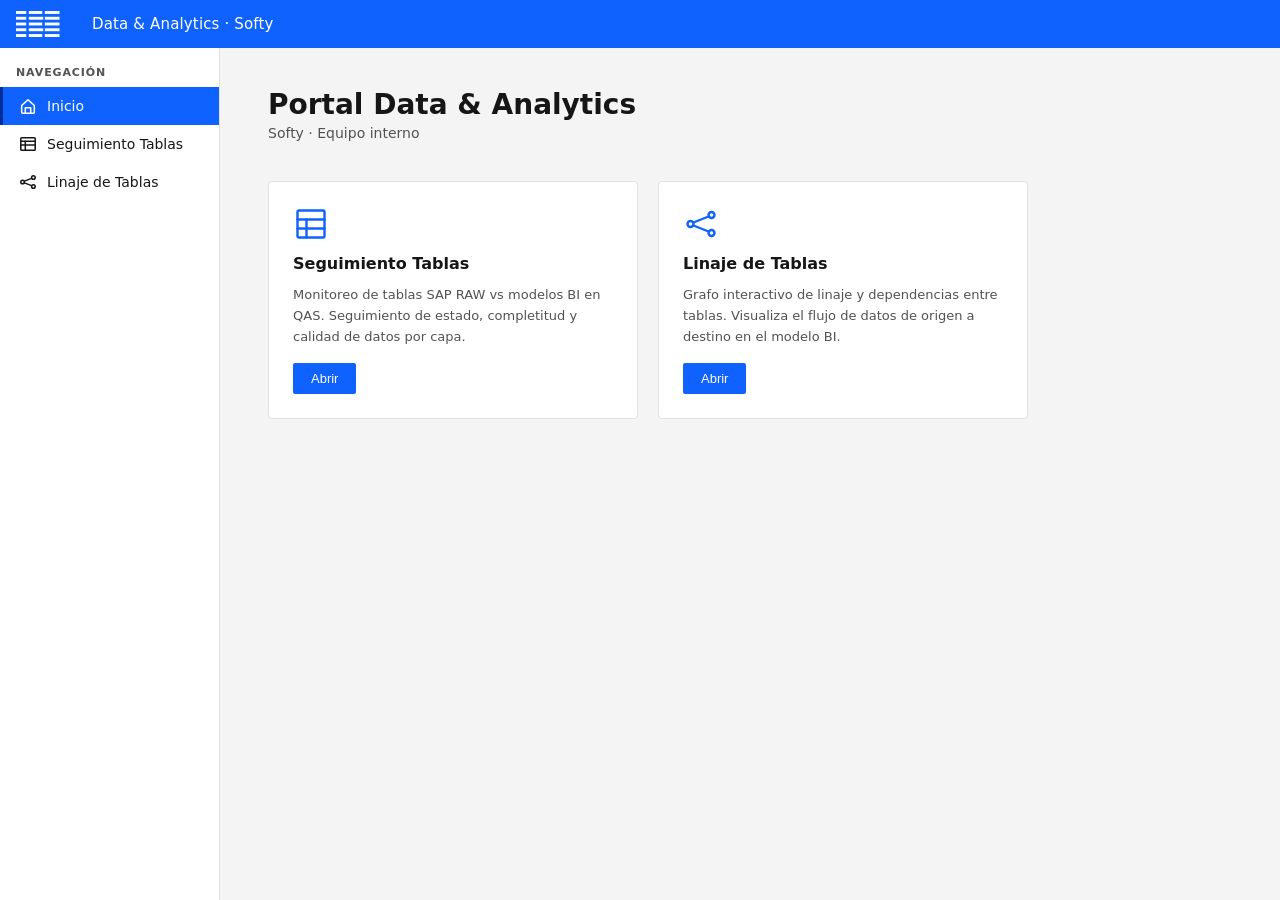
<file: index.html>
<!DOCTYPE html>
<html lang="es">
<head>
  <meta charset="UTF-8" />
  <meta name="viewport" content="width=device-width, initial-scale=1.0" />
  <title>Portal Data & Analytics · Softy</title>
  <style>
    *, *::before, *::after { box-sizing: border-box; margin: 0; padding: 0; }

    :root {
      --header-h: 48px;
      --sidebar-w: 220px;
      --blue: #0f62fe;
      --blue-hover: #0353e9;
      --bg: #f4f4f4;
      --sidebar-bg: #ffffff;
      --text: #161616;
      --text-muted: #525252;
      --border: #e0e0e0;
      --active-text: #ffffff;
    }

    body {
      font-family: -apple-system, "Segoe UI", system-ui, sans-serif;
      font-size: 14px;
      color: var(--text);
      background: var(--bg);
      min-height: 100vh;
    }

    /* ── Header ── */
    #header {
      position: fixed;
      top: 0; left: 0; right: 0;
      height: var(--header-h);
      background: var(--blue);
      display: flex;
      align-items: center;
      gap: 12px;
      padding: 0 16px;
      z-index: 100;
    }

    #hamburger {
      display: none;
      background: none;
      border: none;
      cursor: pointer;
      padding: 4px;
      margin-right: 4px;
    }
    #hamburger span {
      display: block;
      width: 20px;
      height: 2px;
      background: #ffffff;
      margin: 4px 0;
      border-radius: 1px;
    }

    #header-title {
      color: #ffffff;
      font-size: 15px;
      font-weight: 500;
      letter-spacing: 0.01em;
      white-space: nowrap;
    }

    /* ── Layout shell ── */
    #shell {
      display: flex;
      padding-top: var(--header-h);
      min-height: 100vh;
    }

    /* ── Sidebar ── */
    #sidebar {
      position: fixed;
      top: var(--header-h);
      left: 0;
      width: var(--sidebar-w);
      height: calc(100vh - var(--header-h));
      background: var(--sidebar-bg);
      border-right: 1px solid var(--border);
      display: flex;
      flex-direction: column;
      overflow-y: auto;
      transition: transform 0.2s ease;
      z-index: 90;
    }

    #sidebar.collapsed {
      transform: translateX(calc(-1 * var(--sidebar-w)));
    }

    #sidebar-overlay {
      display: none;
      position: fixed;
      inset: 0;
      background: rgba(0,0,0,0.35);
      z-index: 89;
    }

    #sidebar-section-label {
      padding: 18px 16px 8px;
      font-size: 11px;
      font-weight: 600;
      text-transform: uppercase;
      letter-spacing: 0.08em;
      color: var(--text-muted);
    }

    #nav-list {
      list-style: none;
    }

    #nav-list li a {
      display: flex;
      align-items: center;
      gap: 10px;
      padding: 10px 16px;
      color: var(--text);
      text-decoration: none;
      font-size: 14px;
      border-left: 3px solid transparent;
      transition: background 0.15s, color 0.15s;
    }

    #nav-list li a:hover {
      background: #e8f0fe;
    }

    #nav-list li a.active {
      background: var(--blue);
      color: var(--active-text);
      border-left-color: #002d9c;
    }

    #nav-list li a .nav-icon {
      flex-shrink: 0;
      width: 18px;
      height: 18px;
    }

    /* ── Main content ── */
    #main {
      margin-left: var(--sidebar-w);
      flex: 1;
      min-height: calc(100vh - var(--header-h));
      transition: margin-left 0.2s ease;
    }

    #main.full {
      margin-left: 0;
    }

    /* ── Sections ── */
    .section { display: none; width: 100%; height: calc(100vh - var(--header-h)); }
    .section.active { display: flex; flex-direction: column; }

    /* ── Home ── */
    #section-home {
      padding: 40px 48px;
      height: auto;
      min-height: calc(100vh - var(--header-h));
    }

    .home-heading {
      font-size: 28px;
      font-weight: 600;
      color: var(--text);
      margin-bottom: 4px;
    }

    .home-subheading {
      font-size: 14px;
      color: var(--text-muted);
      margin-bottom: 40px;
    }

    .cards-grid {
      display: grid;
      grid-template-columns: repeat(auto-fill, minmax(280px, 1fr));
      gap: 20px;
      max-width: 760px;
    }

    .card {
      background: #ffffff;
      border: 1px solid var(--border);
      border-radius: 4px;
      padding: 24px;
      display: flex;
      flex-direction: column;
      gap: 12px;
    }

    .card-icon {
      width: 36px;
      height: 36px;
      color: var(--blue);
    }

    .card-title {
      font-size: 16px;
      font-weight: 600;
      color: var(--text);
    }

    .card-desc {
      font-size: 13px;
      color: var(--text-muted);
      line-height: 1.6;
      flex: 1;
    }

    .card-btn {
      display: inline-block;
      margin-top: 4px;
      padding: 8px 18px;
      background: var(--blue);
      color: #ffffff;
      font-size: 13px;
      font-weight: 500;
      border: none;
      border-radius: 2px;
      cursor: pointer;
      text-decoration: none;
      transition: background 0.15s;
      width: fit-content;
    }
    .card-btn:hover { background: var(--blue-hover); }

    /* ── iframe sections ── */
    .section iframe {
      width: 100%;
      height: calc(100vh - var(--header-h));
      border: none;
      display: block;
    }

    /* ── Responsive ── */
    @media (max-width: 720px) {
      #hamburger { display: block; }

      #sidebar {
        transform: translateX(calc(-1 * var(--sidebar-w)));
        box-shadow: 4px 0 12px rgba(0,0,0,0.15);
      }
      #sidebar.open {
        transform: translateX(0);
      }
      #sidebar-overlay.visible { display: block; }

      #main { margin-left: 0; }
      #main.full { margin-left: 0; }

      #section-home { padding: 24px 20px; }
    }
  </style>
</head>
<body>

<!-- ── Header ── -->
<header id="header">
  <button id="hamburger" aria-label="Toggle menu" onclick="toggleSidebar()">
    <span></span><span></span><span></span>
  </button>

  <!-- IBM Logo SVG inline (white on blue) -->
  <svg xmlns="http://www.w3.org/2000/svg" viewBox="0 0 200 81" width="64" height="26" aria-label="IBM">
    <style>.ibm{fill:#ffffff}</style>
    <!-- I -->
    <rect class="ibm" x="0" y="0" width="32" height="9"/>
    <rect class="ibm" x="0" y="18" width="32" height="9"/>
    <rect class="ibm" x="0" y="36" width="32" height="9"/>
    <rect class="ibm" x="0" y="54" width="32" height="9"/>
    <rect class="ibm" x="0" y="72" width="32" height="9"/>
    <!-- B -->
    <rect class="ibm" x="40" y="0" width="42" height="9"/>
    <rect class="ibm" x="40" y="18" width="45" height="9"/>
    <rect class="ibm" x="40" y="36" width="42" height="9"/>
    <rect class="ibm" x="40" y="54" width="45" height="9"/>
    <rect class="ibm" x="40" y="72" width="42" height="9"/>
    <!-- M -->
    <rect class="ibm" x="90" y="0" width="46" height="9"/>
    <rect class="ibm" x="90" y="18" width="46" height="9"/>
    <rect class="ibm" x="90" y="36" width="46" height="9"/>
    <rect class="ibm" x="90" y="54" width="46" height="9"/>
    <rect class="ibm" x="90" y="72" width="46" height="9"/>
  </svg>

  <span id="header-title">Data &amp; Analytics · Softy</span>
</header>

<!-- ── Sidebar overlay (mobile) ── -->
<div id="sidebar-overlay" onclick="closeSidebar()"></div>

<!-- ── Layout shell ── -->
<div id="shell">

  <!-- ── Sidebar ── -->
  <nav id="sidebar">
    <div id="sidebar-section-label">Navegación</div>
    <ul id="nav-list">
      <li>
        <a href="#" class="active" data-section="home" onclick="navigate(event,'home')">
          <svg class="nav-icon" viewBox="0 0 20 20" fill="none" stroke="currentColor" stroke-width="1.7" stroke-linecap="round" stroke-linejoin="round">
            <path d="M3 9.5L10 3l7 6.5V17a1 1 0 01-1 1H4a1 1 0 01-1-1V9.5z"/>
            <path d="M7 18v-6h6v6"/>
          </svg>
          Inicio
        </a>
      </li>
      <li>
        <a href="#" data-section="tables" onclick="navigate(event,'tables')">
          <svg class="nav-icon" viewBox="0 0 20 20" fill="none" stroke="currentColor" stroke-width="1.7" stroke-linecap="round" stroke-linejoin="round">
            <rect x="2" y="3" width="16" height="14" rx="1"/>
            <line x1="2" y1="7" x2="18" y2="7"/>
            <line x1="2" y1="11" x2="18" y2="11"/>
            <line x1="7" y1="7" x2="7" y2="17"/>
          </svg>
          Seguimiento Tablas
        </a>
      </li>
      <li>
        <a href="#" data-section="lineage" onclick="navigate(event,'lineage')">
          <svg class="nav-icon" viewBox="0 0 20 20" fill="none" stroke="currentColor" stroke-width="1.7" stroke-linecap="round" stroke-linejoin="round">
            <circle cx="4" cy="10" r="2"/>
            <circle cx="16" cy="5" r="2"/>
            <circle cx="16" cy="15" r="2"/>
            <line x1="6" y1="9" x2="14" y2="6"/>
            <line x1="6" y1="11" x2="14" y2="14"/>
          </svg>
          Linaje de Tablas
        </a>
      </li>
    </ul>
  </nav>

  <!-- ── Main content ── -->
  <main id="main">

    <!-- Home -->
    <section id="section-home" class="section active">
      <h1 class="home-heading">Portal Data &amp; Analytics</h1>
      <p class="home-subheading">Softy · Equipo interno</p>

      <div class="cards-grid">

        <!-- Card: Seguimiento Tablas -->
        <div class="card">
          <svg class="card-icon" viewBox="0 0 24 24" fill="none" stroke="currentColor" stroke-width="1.6" stroke-linecap="round" stroke-linejoin="round">
            <rect x="3" y="3" width="18" height="18" rx="1"/>
            <line x1="3" y1="9" x2="21" y2="9"/>
            <line x1="3" y1="15" x2="21" y2="15"/>
            <line x1="9" y1="9" x2="9" y2="21"/>
          </svg>
          <div class="card-title">Seguimiento Tablas</div>
          <div class="card-desc">Monitoreo de tablas SAP RAW vs modelos BI en QAS. Seguimiento de estado, completitud y calidad de datos por capa.</div>
          <button class="card-btn" onclick="navigate(null,'tables')">Abrir</button>
        </div>

        <!-- Card: Linaje de Tablas -->
        <div class="card">
          <svg class="card-icon" viewBox="0 0 24 24" fill="none" stroke="currentColor" stroke-width="1.6" stroke-linecap="round" stroke-linejoin="round">
            <circle cx="5" cy="12" r="2"/>
            <circle cx="19" cy="6" r="2"/>
            <circle cx="19" cy="18" r="2"/>
            <line x1="7" y1="11" x2="17" y2="7"/>
            <line x1="7" y1="13" x2="17" y2="17"/>
          </svg>
          <div class="card-title">Linaje de Tablas</div>
          <div class="card-desc">Grafo interactivo de linaje y dependencias entre tablas. Visualiza el flujo de datos de origen a destino en el modelo BI.</div>
          <button class="card-btn" onclick="navigate(null,'lineage')">Abrir</button>
        </div>

      </div>
    </section>

    <!-- Seguimiento Tablas -->
    <section id="section-tables" class="section">
      <iframe
        src="artifacts/tables/seguimiento_tablas.html"
        title="Seguimiento Tablas vs Modelos BI — QAS"
        loading="lazy"
      ></iframe>
    </section>

    <!-- Linaje de Tablas -->
    <section id="section-lineage" class="section">
      <iframe
        src="artifacts/lineage/lineage_viewer.html"
        title="Lineage Viewer — Data Lineage Interactivo"
        loading="lazy"
      ></iframe>
    </section>

  </main>
</div>

<script>
  var current = 'home';

  function navigate(e, sectionId) {
    if (e) e.preventDefault();

    // Deactivate old section
    document.getElementById('section-' + current).classList.remove('active');

    // Deactivate old nav link
    var oldLink = document.querySelector('#nav-list a[data-section="' + current + '"]');
    if (oldLink) oldLink.classList.remove('active');

    // Activate new section
    current = sectionId;
    document.getElementById('section-' + current).classList.add('active');

    // Activate new nav link
    var newLink = document.querySelector('#nav-list a[data-section="' + current + '"]');
    if (newLink) newLink.classList.add('active');

    // On mobile, close sidebar after navigation
    if (window.innerWidth <= 720) {
      closeSidebar();
    }
  }

  function toggleSidebar() {
    var sidebar = document.getElementById('sidebar');
    var overlay = document.getElementById('sidebar-overlay');
    if (sidebar.classList.contains('open')) {
      closeSidebar();
    } else {
      sidebar.classList.add('open');
      overlay.classList.add('visible');
    }
  }

  function closeSidebar() {
    document.getElementById('sidebar').classList.remove('open');
    document.getElementById('sidebar-overlay').classList.remove('visible');
  }
</script>

</body>
</html>
</file>
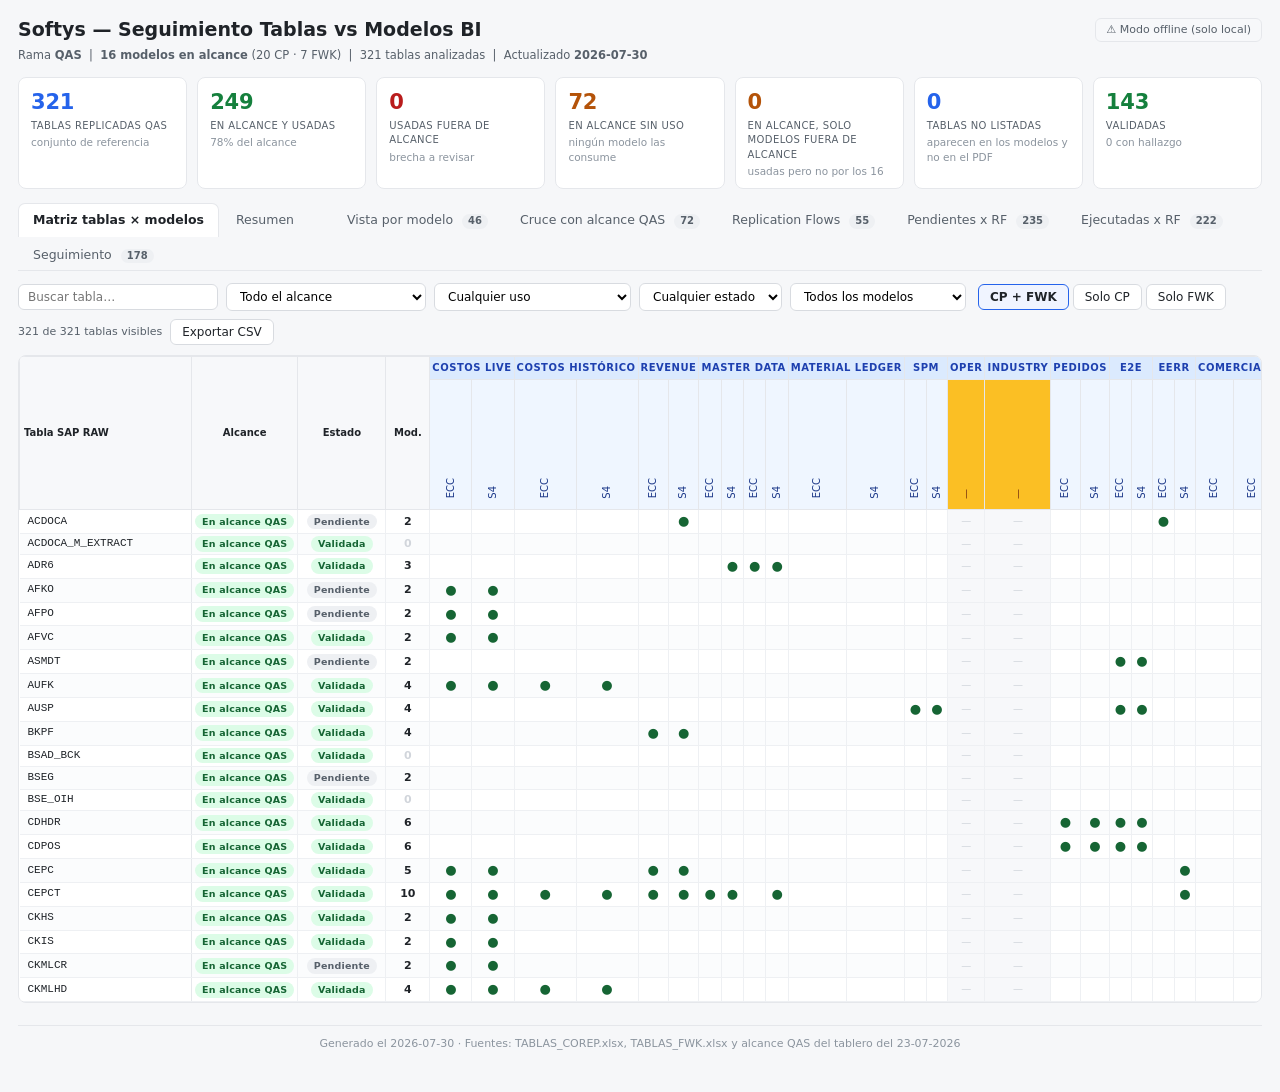
<file: artifacts/tables/seguimiento_tablas.html>
<!DOCTYPE html>
<html lang="es">
<head>
<meta charset="UTF-8">
<meta name="viewport" content="width=device-width,initial-scale=1">
<title>Softys — Seguimiento Tablas vs Modelos BI — QAS</title>
<!-- MSAL for Microsoft Graph auth (browser public client, no app registration needed) -->
<script src="https://alcdn.msauth.net/browser/2.38.3/js/msal-browser.min.js"></script>
<style>
*{box-sizing:border-box;margin:0;padding:0}
body{font-family:-apple-system,"Segoe UI",system-ui,sans-serif;font-size:12px;background:#f6f7f9;color:#1f2328;line-height:1.45}
.page{padding:16px 18px 40px}
h1{font-size:19px;font-weight:600}
.meta{font-size:11.5px;color:#57606a;margin:3px 0 14px}
.card{background:#fff;border:1px solid #e5e7eb;border-radius:8px}

/* KPIs */
.kpis{display:grid;grid-template-columns:repeat(auto-fit,minmax(140px,1fr));gap:10px;margin-bottom:14px}
.kpi{background:#fff;border:1px solid #e5e7eb;border-radius:8px;padding:9px 12px}
.kpi .num{font-size:21px;font-weight:700;letter-spacing:-.01em}
.kpi .lbl{font-size:10px;color:#57606a;text-transform:uppercase;letter-spacing:.04em;margin-top:1px}
.kpi .sub{font-size:10.5px;color:#8b949e;margin-top:2px}
.kpi.ok .num{color:#15803d}.kpi.warn .num{color:#b45309}.kpi.bad .num{color:#b91c1c}.kpi.neu .num{color:#2563eb}

/* Tabs */
.tabs{display:flex;gap:2px;border-bottom:1px solid #e5e7eb;margin-bottom:12px;flex-wrap:wrap}
.tab{padding:7px 14px;font-size:12.5px;font-weight:500;color:#57606a;cursor:pointer;border:1px solid transparent;border-bottom:none;border-radius:7px 7px 0 0;margin-bottom:-1px;user-select:none}
.tab:hover{color:#1f2328;background:#eef0f3}
.tab.active{background:#fff;border-color:#e5e7eb;color:#1f2328;font-weight:600}
.tab .badge{display:inline-block;background:#eef0f3;color:#57606a;border-radius:9px;padding:0 6px;font-size:10px;margin-left:5px;font-weight:600}
.tab.active .badge{background:#dbeafe;color:#1e40af}
.panel{display:none}.panel.active{display:block}

/* Filtros */
.filter-bar{display:flex;gap:8px;align-items:center;flex-wrap:wrap;margin-bottom:10px}
.filter-bar input[type=text],.filter-bar select{border:1px solid #d8dbe0;border-radius:6px;padding:5px 9px;font-size:12px;outline:none;background:#fff;font-family:inherit}
.filter-bar input[type=text]{width:200px}
.filter-bar input:focus,.filter-bar select:focus{border-color:#2563eb;box-shadow:0 0 0 2px #dbeafe}
.btn{border:1px solid #d8dbe0;background:#fff;border-radius:6px;padding:5px 11px;font-size:12px;cursor:pointer;font-family:inherit;color:#1f2328}
.btn:hover{background:#f3f4f6}
.btn.primary{background:#2563eb;border-color:#2563eb;color:#fff}
.btn.primary:hover{background:#1d4ed8}
.count-note{font-size:11px;color:#57606a;font-weight:500}
.spacer{flex:1}

/* Tabla matriz */
.table-wrap{overflow:auto;max-height:72vh;border:1px solid #e5e7eb;border-radius:8px;background:#fff}
table{border-collapse:collapse;width:max-content;min-width:100%}
thead{position:sticky;top:0;z-index:10}
thead th{background:#f7f8fa;border:1px solid #e5e7eb;padding:5px 4px;font-size:10px;font-weight:600;text-align:center;white-space:nowrap}
th.env-hdr{font-size:11px;font-weight:700;text-transform:uppercase;letter-spacing:.05em;padding:6px 4px;white-space:nowrap}
th.env-hdr.cp{background:#dbeafe;color:#1e40af}
th.env-hdr.fw{background:#ede9fe;color:#5b21b6}
th.mhdr{height:130px;vertical-align:bottom;padding:0;font-size:10px;font-weight:500;max-width:24px;cursor:pointer}
th.mhdr span{display:inline-block;writing-mode:vertical-rl;text-orientation:mixed;transform:rotate(180deg);white-space:nowrap;font-size:10px;font-weight:500;padding:6px 3px}
th.mhdr.cp{background:#eff6ff;color:#1e3a8a}
th.mhdr.fw{background:#f5f3ff;color:#4c1d95}
th.mhdr:hover{background:#fde68a;color:#78350f}
th.mhdr.sel{background:#fbbf24;color:#78350f;font-weight:700}
th.fixed-hdr{text-align:left;min-width:172px;left:0;z-index:14!important}
thead tr:first-child th.fixed-hdr,thead tr:first-child th.sticky2,thead tr:first-child th.sticky3{z-index:14}
td{border-right:1px solid #eef0f3;border-bottom:1px solid #eef0f3;padding:2px 3px;text-align:center;font-size:11px;vertical-align:middle;background:#fff}
tbody tr:nth-child(even) td{background:#fbfcfd}
tbody tr:hover td{background:#f0f9ff}
td.tbl-name{text-align:left;font-family:ui-monospace,Menlo,Consolas,monospace;font-size:11px;font-weight:500;white-space:nowrap;padding:2px 8px;position:sticky;left:0;z-index:5;border-right:1px solid #e5e7eb}
tbody tr:nth-child(even) td.tbl-name{background:#fbfcfd}
tbody tr:hover td.tbl-name{background:#f0f9ff}
td.used{color:#166534;font-size:13px;font-weight:700}
td.hl{background:#fef3c7!important}
.chip{display:inline-block;border-radius:10px;padding:1px 7px;font-size:9.5px;font-weight:600;white-space:nowrap;letter-spacing:.02em}
.chip.qas{background:#dcfce7;color:#166534}
.chip.pdf{background:#fef9c3;color:#92400e}
.chip.new{background:#fee2e2;color:#991b1b}
.chip.cp{background:#dbeafe;color:#1e40af}
.chip.fw{background:#ede9fe;color:#5b21b6}
.chip.st-pendiente{background:#eef0f3;color:#57606a}
.chip.st-revision{background:#dbeafe;color:#1e40af}
.chip.st-validada{background:#dcfce7;color:#166534}
.chip.st-hallazgo{background:#fee2e2;color:#991b1b}
.chip.st-descartada{background:#f3e8ff;color:#6b21a8}
td.count{font-weight:700}
.cnt-zero{color:#d1d5db}
.num-cell{font-variant-numeric:tabular-nums}

/* Vista por modelo */
.model-grid{display:grid;grid-template-columns:repeat(auto-fill,minmax(255px,1fr));gap:9px}
.model-card{background:#fff;border:1px solid #e5e7eb;border-radius:8px;padding:10px 12px;cursor:pointer}
.model-card:hover{border-color:#2563eb;box-shadow:0 1px 4px rgba(0,0,0,.07)}
.model-card.active{border-color:#2563eb;box-shadow:0 0 0 2px #dbeafe}
.model-card .mname{font-weight:600;font-size:12.5px;font-family:ui-monospace,Menlo,Consolas,monospace;margin-bottom:5px;word-break:break-all}
.bar{height:6px;border-radius:3px;background:#eef0f3;overflow:hidden;margin:6px 0 4px;display:flex}
.bar span{display:block;height:100%}
.bar .b-ok{background:#22c55e}.bar .b-out{background:#f59e0b}.bar .b-new{background:#ef4444}
.model-card .mmeta{font-size:10.5px;color:#57606a}
.detail{margin-top:12px}
.detail h3{font-size:13px;font-weight:600;margin-bottom:8px}
.tag-list{display:flex;flex-wrap:wrap;gap:5px}
.tag{font-family:ui-monospace,Menlo,Consolas,monospace;font-size:10.5px;border:1px solid #e5e7eb;border-radius:5px;padding:2px 7px;background:#fff}
.tag.qas{border-color:#86efac;background:#f0fdf4;color:#166534}
.tag.pdf{border-color:#fde047;background:#fefce8;color:#92400e}
.tag.new{border-color:#fca5a5;background:#fef2f2;color:#991b1b}

/* Secciones cruce */
.section{margin-bottom:16px}
.section-head{display:flex;align-items:center;gap:9px;padding:10px 12px;border-bottom:1px solid #e5e7eb;cursor:pointer;user-select:none}
.section-head h3{font-size:13px;font-weight:600}
.section-head .n{font-size:11px;font-weight:700;border-radius:10px;padding:1px 8px}
.section-head .desc{font-size:11px;color:#57606a;font-weight:400}
.section-body{padding:10px 12px;max-height:340px;overflow:auto}
.section.collapsed .section-body{display:none}
.dot{width:9px;height:9px;border-radius:50%;flex-shrink:0}
.dot.bad{background:#ef4444}.dot.warn{background:#f59e0b}.dot.ok{background:#22c55e}

/* Seguimiento */
.track-table{width:100%;border-collapse:collapse}
.track-table th{background:#f7f8fa;font-size:10px;text-transform:uppercase;letter-spacing:.04em;color:#57606a;text-align:left;padding:7px 9px;border-bottom:1px solid #e5e7eb;position:sticky;top:0;z-index:3}
.track-table td{padding:4px 9px;border-bottom:1px solid #eef0f3;font-size:11.5px;text-align:left}
.track-table select,.track-table input{border:1px solid #e5e7eb;border-radius:5px;padding:3px 6px;font-size:11.5px;font-family:inherit;background:#fff;width:100%;outline:none}
.track-table select:focus,.track-table input:focus{border-color:#2563eb}
.track-table .tname{font-family:ui-monospace,Menlo,Consolas,monospace;font-weight:500;white-space:nowrap}
.progress-row{display:flex;gap:10px;flex-wrap:wrap;margin-bottom:10px}
.pstat{display:flex;align-items:center;gap:6px;font-size:11px;background:#fff;border:1px solid #e5e7eb;border-radius:7px;padding:5px 10px}
.pstat b{font-size:14px;font-variant-numeric:tabular-nums}
.footer{margin-top:22px;border-top:1px solid #e5e7eb;padding-top:10px;text-align:center;font-size:11px;color:#8b949e}
.hint{font-size:11px;color:#57606a;background:#f7f8fa;border:1px solid #e5e7eb;border-left:3px solid #2563eb;border-radius:0 6px 6px 0;padding:7px 11px;margin-bottom:11px}
.toast{position:fixed;bottom:18px;right:18px;background:#1f2328;color:#fff;padding:9px 15px;border-radius:7px;font-size:12px;opacity:0;transition:opacity .25s;pointer-events:none;z-index:100}
.toast.show{opacity:1}
</style>
</head>
<body>
<div class="page">
  <div style="display:flex;align-items:center;justify-content:space-between;flex-wrap:wrap;gap:6px;margin-bottom:2px">
    <h1>Softys — Seguimiento Tablas vs Modelos BI</h1>
    <span id="syncStatus" style="font-size:11px;color:#57606a;background:#f7f8fa;border:1px solid #e5e7eb;border-radius:6px;padding:3px 10px">⏳ Conectando con OneDrive…</span>
  </div>
  <div class="meta" id="metaLine"></div>

  <div class="kpis" id="kpis"></div>

  <div class="tabs" id="tabs">
    <div class="tab active" data-tab="matriz">Matriz tablas × modelos</div>
    <div class="tab" data-tab="resumen">Resumen <span class="badge" id="bResumen" style="background:#fbbf24;color:#78350f"></span></div>
    <div class="tab" data-tab="modelos">Vista por modelo <span class="badge" id="bModelos"></span></div>
    <div class="tab" data-tab="cruce">Cruce con alcance QAS <span class="badge" id="bCruce"></span></div>
    <div class="tab" data-tab="rf">Replication Flows <span class="badge" id="bRF"></span></div>
    <div class="tab" data-tab="pendientes">Pendientes x RF <span class="badge" id="bPend"></span></div>
    <div class="tab" data-tab="ejecutadas">Ejecutadas x RF <span class="badge" id="bEjec"></span></div>
    <div class="tab" data-tab="seguimiento">Seguimiento <span class="badge" id="bSeg"></span></div>
  </div>

  <!-- MATRIZ -->
  <div class="panel active" id="panel-matriz">
    <div class="filter-bar">
      <input type="text" id="fTexto" placeholder="Buscar tabla…">
      <select id="fAlcance">
        <option value="">Todo el alcance</option>
        <option value="QAS">Solo en alcance QAS (321)</option>
        <option value="PDF">Fuera de alcance (PDF)</option>
        <option value="NEW">No listada en el PDF</option>
        <option value="NOQAS">Todo lo que no es QAS</option>
      </select>
      <select id="fUso">
        <option value="">Cualquier uso</option>
        <option value="used">Usada en algún modelo</option>
        <option value="unused">Sin uso en ningún modelo</option>
        <option value="cp">Solo en Core Platform</option>
        <option value="fw">Solo en Framework</option>
        <option value="both">En ambos repositorios</option>
      </select>
      <select id="fEstado">
        <option value="">Cualquier estado</option>
        <option value="pendiente">Pendiente</option>
        <option value="revision">En revisión</option>
        <option value="validada">Validada</option>
        <option value="hallazgo">Con hallazgo</option>
        <option value="descartada">Descartada</option>
      </select>
      <select id="fModelo"><option value="">Todos los modelos</option></select>
      <div style="display:flex;gap:4px;margin-left:4px">
        <button class="btn" id="btnRepoBoth" onclick="setRepoView('both')" style="font-weight:700;background:#f0f4ff;border-color:#2563eb">CP + FWK</button>
        <button class="btn" id="btnRepoCP"   onclick="setRepoView('CP')"   >Solo CP</button>
        <button class="btn" id="btnRepoFWK"  onclick="setRepoView('FWK')"  >Solo FWK</button>
      </div>
      <span class="spacer"></span>
      <span class="count-note" id="rowCount"></span>
      <button class="btn" id="btnCsvMatriz">Exportar CSV</button>
    </div>
    <div class="table-wrap" id="matrixWrap"></div>
  </div>

  <!-- MODELOS -->
  <div class="panel" id="panel-modelos">
    <div class="hint">Cada tarjeta muestra cuántas tablas usa el modelo y qué proporción está dentro de las 321 tablas replicadas en QAS. Haz clic para ver el detalle.</div>
    <div class="filter-bar">
      <input type="text" id="fModeloTxt" placeholder="Buscar modelo…">
      <select id="fRepo"><option value="">Ambos repositorios</option><option value="CP">Core Platform</option><option value="FWK">Framework</option></select>
      <select id="fOrden"><option value="name">Ordenar por nombre</option><option value="tot">Más tablas primero</option><option value="risk">Más tablas fuera de alcance primero</option></select>
      <span class="spacer"></span>
      <button class="btn" id="btnCsvModelos">Exportar CSV</button>
      <button class="btn primary" id="btnCsvValidacion">Exportar validación por modelo</button>
    </div>
    <div class="model-grid" id="modelGrid"></div>
    <div class="detail card" id="modelDetail" style="display:none;padding:12px"></div>
  </div>

  <!-- CRUCE -->
  <div class="panel" id="panel-cruce">
    <div class="hint">Referencia: las <b>321 tablas</b> marcadas como replicadas en QAS son las que <i>deberían</i> estar. Todo lo que quede fuera de ese conjunto y aun así se use en un modelo es una brecha a revisar.</div>
    <div class="filter-bar">
      <span class="spacer"></span>
      <button class="btn" id="btnCsvCruce">Exportar CSV del cruce</button>
    </div>
    <div id="cruceSections"></div>
  </div>

  <!-- PENDIENTES POR MODELO + RF -->
  <div class="panel" id="panel-pendientes">
    <div class="hint">Por cada <b>modelo lógico</b> muestra las tablas aún <b>pendientes o en revisión</b>, agrupadas por Replication Flow — para saber qué RF debes ejecutar a continuación.</div>
    <div class="filter-bar">
      <input type="text" id="pTexto" placeholder="Buscar tabla o RF…">
      <select id="pModelo"><option value="">Todos los modelos</option></select>
      <select id="pRF"><option value="">Todos los RFs</option></select>
      <label style="font-size:12px;display:flex;align-items:center;gap:4px;cursor:pointer">
        <input type="checkbox" id="pSoloConPend" checked> Solo modelos con pendientes
      </label>
      <span class="spacer"></span>
      <span class="count-note" id="pCount"></span>
      <button class="btn" id="btnCsvPend">Exportar CSV</button>
    </div>
    <div id="pendGrid"></div>
  </div>

  <!-- RESUMEN DINÁMICO -->
  <div class="panel" id="panel-resumen">
    <div class="hint">Tabla dinámica: <b>tablas pendientes</b> y <b>RFs pendientes</b> por modelo lógico. Haz clic en una fila para ver el detalle de RFs. Se actualiza en tiempo real con el avance del seguimiento.</div>
    <div class="filter-bar">
      <input type="text" id="rTexto" placeholder="Buscar modelo…">
      <select id="rOrden">
        <option value="pend_desc">Más pendientes primero</option>
        <option value="pend_asc">Menos pendientes primero</option>
        <option value="pct_asc">Menos % completado primero</option>
        <option value="pct_desc">Más % completado primero</option>
        <option value="name">Por nombre</option>
      </select>
      <span class="spacer"></span>
      <span class="count-note" id="rCount"></span>
      <button class="btn" id="btnCsvResumen">Exportar CSV</button>
    </div>
    <div style="overflow:auto;border:1px solid #e5e7eb;border-radius:8px;background:#fff">
      <table id="resumenTable" style="width:100%;border-collapse:collapse;min-width:700px">
        <thead>
          <tr style="background:#f7f8fa;position:sticky;top:0;z-index:3">
            <th style="text-align:left;padding:8px 12px;font-size:11px;text-transform:uppercase;letter-spacing:.04em;color:#57606a;border-bottom:1px solid #e5e7eb;min-width:140px">Modelo</th>
            <th style="text-align:center;padding:8px 8px;font-size:11px;text-transform:uppercase;letter-spacing:.04em;color:#57606a;border-bottom:1px solid #e5e7eb;min-width:70px">Total</th>
            <th style="text-align:center;padding:8px 8px;font-size:11px;text-transform:uppercase;letter-spacing:.04em;color:#22c55e;border-bottom:1px solid #e5e7eb;min-width:80px">Validadas</th>
            <th style="text-align:center;padding:8px 8px;font-size:11px;text-transform:uppercase;letter-spacing:.04em;color:#b91c1c;border-bottom:1px solid #e5e7eb;min-width:80px">Con hallazgo</th>
            <th style="text-align:center;padding:8px 8px;font-size:11px;text-transform:uppercase;letter-spacing:.04em;color:#f59e0b;border-bottom:1px solid #e5e7eb;min-width:80px">Pendientes</th>
            <th style="text-align:center;padding:8px 8px;font-size:11px;text-transform:uppercase;letter-spacing:.04em;color:#57606a;border-bottom:1px solid #e5e7eb;min-width:70px">RFs pend.</th>
            <th style="text-align:left;padding:8px 12px;font-size:11px;text-transform:uppercase;letter-spacing:.04em;color:#57606a;border-bottom:1px solid #e5e7eb">% completado</th>
          </tr>
        </thead>
        <tbody id="resumenBody"></tbody>
      </table>
    </div>
    <div id="resumenDetail" style="display:none;margin-top:12px"></div>
  </div>

  <!-- EJECUTADAS POR MODELO + RF -->
  <div class="panel" id="panel-ejecutadas">
    <div class="hint">Por cada <b>modelo lógico</b> muestra las tablas ya <b>validadas, descartadas o con hallazgo</b>, agrupadas por Replication Flow. Las etiquetas verdes = validadas · amarillas = descartadas · rojas = hallazgo.</div>
    <div class="filter-bar">
      <input type="text" id="eTexto" placeholder="Buscar tabla o RF…">
      <select id="eModelo"><option value="">Todos los modelos</option></select>
      <select id="eRF"><option value="">Todos los RFs</option></select>
      <label style="font-size:12px;display:flex;align-items:center;gap:4px;cursor:pointer">
        <input type="checkbox" id="eSoloConEjec" checked> Solo modelos con ejecutadas
      </label>
      <span class="spacer"></span>
      <span class="count-note" id="eCount"></span>
      <button class="btn" id="btnCsvEjec">Exportar CSV</button>
    </div>
    <div id="ejecGrid"></div>
  </div>

  <!-- REPLICATION FLOWS -->
  <div class="panel" id="panel-rf">
    <div class="hint">Vista del avance de validación agrupado por <b>Replication Flow</b>. Un RF se considera <b>completo</b> cuando todas sus tablas están validadas o descartadas. Haz clic en un RF para ver sus tablas.</div>
    <div class="filter-bar">
      <input type="text" id="rfTexto" placeholder="Buscar RF o tabla…">
      <select id="rfEstado">
        <option value="">Todos los estados</option>
        <option value="completo">Completos</option>
        <option value="parcial">Con avance parcial</option>
        <option value="pendiente">Sin iniciar</option>
      </select>
      <span class="spacer"></span>
      <span class="count-note" id="rfCount"></span>
      <button class="btn" id="btnCsvRF">Exportar CSV</button>
    </div>
    <div id="rfGrid" style="display:grid;grid-template-columns:repeat(auto-fill,minmax(280px,1fr));gap:9px;margin-bottom:12px"></div>
    <div class="detail card" id="rfDetail" style="display:none;padding:12px"></div>
  </div>

  <!-- SEGUIMIENTO -->
  <div class="panel" id="panel-seguimiento">
    <div class="hint">El avance se guarda en este navegador. Usa <b>Exportar avance</b> para respaldarlo o compartirlo, e <b>Importar avance</b> para retomarlo en otro equipo o en una versión actualizada del tablero.</div>
    <div class="progress-row" id="progressRow"></div>
    <div class="filter-bar">
      <input type="text" id="sTexto" placeholder="Buscar tabla…">
      <select id="sEstado">
        <option value="">Todos los estados</option>
        <option value="pendiente">Pendiente</option>
        <option value="revision">En revisión</option>
        <option value="validada">Validada</option>
        <option value="hallazgo">Con hallazgo</option>
        <option value="descartada">Descartada</option>
      </select>
      <select id="sAlcance">
        <option value="">Todo el alcance</option>
        <option value="QAS">Solo en alcance QAS</option>
        <option value="NOQAS">Fuera del alcance QAS</option>
      </select>
      <select id="sPrio"><option value="">Todas</option><option value="1">Solo prioritarias (usadas fuera de alcance)</option></select>
      <span class="spacer"></span>
      <span class="count-note" id="segCount"></span>
      <button class="btn" id="btnBulk">Marcar visibles…</button>
      <button class="btn" id="btnExportJson">Exportar avance</button>
      <button class="btn" id="btnImportJson">Importar avance</button>
      <button class="btn" id="btnCsvSeg">Exportar CSV</button>
      <input type="file" id="fileJson" accept="application/json" style="display:none">
    </div>
    <div class="table-wrap" style="max-height:64vh"><table class="track-table" id="trackTable"></table></div>
  </div>

  <div class="footer">Generado el <span id="fGen"></span> · Fuentes: TABLAS_COREP.xlsx, TABLAS_FWK.xlsx y alcance QAS del tablero del 23-07-2026</div>
</div>
<div class="toast" id="toast"></div>

<script>
const DATA = {"meta":{"generado":"2026-07-30","rama":"QAS","fuentes":["softys-corp-datalake-fwk","softys-corp-datalake-fwk-trf"]},"models":[{"repo":"CP","name":"Comercial","inscope":true},{"repo":"CP","name":"Costos_Historico","inscope":true},{"repo":"CP","name":"Costos_Historico_s4","inscope":true},{"repo":"CP","name":"Costos_Live","inscope":true},{"repo":"CP","name":"Costos_Live_s4","inscope":true},{"repo":"CP","name":"IBP","inscope":true},{"repo":"CP","name":"ctasxpagar","inscope":true},{"repo":"CP","name":"ctasxpagar_s4","inscope":true},{"repo":"CP","name":"e2e","inscope":true},{"repo":"CP","name":"e2e_s4","inscope":true},{"repo":"CP","name":"eerr","inscope":true},{"repo":"CP","name":"eerr_s4","inscope":true},{"repo":"CP","name":"master_data","inscope":true},{"repo":"CP","name":"master_data_s4","inscope":true},{"repo":"CP","name":"material_ledger","inscope":true},{"repo":"CP","name":"material_ledger_s4","inscope":true},{"repo":"CP","name":"pedidos","inscope":true},{"repo":"CP","name":"pedidos_s4","inscope":true},{"repo":"CP","name":"revenue","inscope":true},{"repo":"CP","name":"revenue_s4","inscope":true},{"repo":"FWK","name":"Comercial","inscope":true},{"repo":"FWK","name":"Contratos_Marco","inscope":true},{"repo":"FWK","name":"IBP","inscope":true},{"repo":"FWK","name":"Spm","inscope":true},{"repo":"FWK","name":"Spm_s4","inscope":true},{"repo":"FWK","name":"master_data","inscope":true},{"repo":"FWK","name":"master_data_s4","inscope":true},{"repo":"CP","name":"PYL_Mexico","inscope":false},{"repo":"CP","name":"atlas","inscope":false},{"repo":"CP","name":"cxc_ecc","inscope":false},{"repo":"CP","name":"cxc_s4","inscope":false},{"repo":"CP","name":"daily_stock_unificado","inscope":false},{"repo":"CP","name":"eerr_cliente_sku","inscope":false},{"repo":"CP","name":"eerr_preprod","inscope":false},{"repo":"CP","name":"epm","inscope":false},{"repo":"CP","name":"ggff","inscope":false},{"repo":"CP","name":"ggff_s4","inscope":false},{"repo":"CP","name":"master_data_catalog","inscope":false},{"repo":"CP","name":"master_data_catalog_s4","inscope":false},{"repo":"CP","name":"pulso_comercial","inscope":false},{"repo":"FWK","name":"Dias_pago","inscope":false},{"repo":"FWK","name":"Gastos_logisticos","inscope":false},{"repo":"FWK","name":"Repuestos","inscope":false},{"repo":"FWK","name":"control","inscope":false},{"repo":"FWK","name":"repuestos_s4","inscope":false},{"repo":"FWK","name":"saptrx","inscope":false}],"tables":[{"t":"ACDOCA","s":"QAS","m":[10,19],"rf":"ACDOCA_FI_0H_200"},{"t":"ACDOCA_M_EXTRACT","s":"QAS","m":[],"rf":"MODULO_CO_2H_200"},{"t":"ADR6","s":"QAS","m":[13,25,26],"rf":"MODULO_BC_0H_TP"},{"t":"AFKO","s":"QAS","m":[3,4],"rf":"MODULO_PP_0H"},{"t":"AFPO","s":"QAS","m":[3,4],"rf":"MODULO_PP_0H"},{"t":"AFVC","s":"QAS","m":[3,4],"rf":"MODULO_PP_3H"},{"t":"ASMDT","s":"QAS","m":[8,9],"rf":"MODULO_MM_24H"},{"t":"AUFK","s":"QAS","m":[1,2,3,4],"rf":"MODULO_CO_0H"},{"t":"AUSP","s":"QAS","m":[8,9,23,24],"rf":"MODULO_CA_1H"},{"t":"BKPF","s":"QAS","m":[6,7,18,19],"rf":"MODULO_FI_0H"},{"t":"BSAD_BCK","s":"QAS","m":[],"rf":"MODULO_FI_0H"},{"t":"BSEG","s":"QAS","m":[6,7],"rf":"MODULO_FI_0H"},{"t":"BSE_OIH","s":"QAS","m":[],"rf":"MODULO_FI_0H"},{"t":"CDHDR","s":"QAS","m":[6,7,8,9,16,17],"rf":"MODULO_BC_0H_TP"},{"t":"CDPOS","s":"QAS","m":[6,7,8,9,16,17],"rf":"MODULO_BC_0H_200"},{"t":"CEPC","s":"QAS","m":[3,4,11,18,19],"rf":"MODULO_CO_2H_200"},{"t":"CEPCT","s":"QAS","m":[1,2,3,4,11,12,13,18,19,26],"rf":"MODULO_CO_2H_200"},{"t":"CKHS","s":"QAS","m":[3,4],"rf":"MODULO_CO_3H_200"},{"t":"CKIS","s":"QAS","m":[3,4],"rf":"MODULO_CO_3H_200"},{"t":"CKMLCR","s":"QAS","m":[3,4],"rf":"MODULO_CO_24H"},{"t":"CKMLHD","s":"QAS","m":[1,2,3,4],"rf":"MODULO_CO_3H_200"},{"t":"CKMLMV001","s":"QAS","m":[1,2,3,4],"rf":"MODULO_CO_3H_200"},{"t":"CKMLMV009T","s":"QAS","m":[14,15],"rf":"MODULO_CO_24H"},{"t":"COBK","s":"QAS","m":[3,4],"rf":"MODULO_CO_3H_200"},{"t":"COBRB","s":"QAS","m":[3,4],"rf":"MODULO_CO_3H_200"},{"t":"COEP","s":"QAS","m":[3],"rf":"COEP_CO"},{"t":"COEPB","s":"QAS","m":[3,4],"rf":"MODULO_CO_2H_200"},{"t":"COEPL","s":"QAS","m":[3,4],"rf":"MODULO_CO_3H_200"},{"t":"COKEY","s":"QAS","m":[3,4],"rf":"MODULO_CO_3H_200"},{"t":"COSP_BAK","s":"QAS","m":[],"rf":"MODULO_CO_1H"},{"t":"COSS_BAK","s":"QAS","m":[],"rf":"MODULO_CO_1H"},{"t":"COST","s":"QAS","m":[3,4],"rf":"MODULO_CO_3H_200"},{"t":"CRHD","s":"QAS","m":[1,2,3,4],"rf":"MODULO_PP_0H_TP"},{"t":"CRTX","s":"QAS","m":[1,2,3,4],"rf":"MODULO_PP_3H"},{"t":"CSKA","s":"QAS","m":[],"rf":"MODULO_CO_0H_TP"},{"t":"CSKB","s":"QAS","m":[3,4],"rf":"MODULO_CO_3H_200"},{"t":"CSKS","s":"QAS","m":[3,4,18,19],"rf":"MODULO_CO_2H_200"},{"t":"CSKT","s":"QAS","m":[1,2,3,4,18,19],"rf":"MODULO_CO_3H_200"},{"t":"CSKU","s":"QAS","m":[],"rf":"MODULO_CO_3H_200"},{"t":"CSLA","s":"QAS","m":[3,4],"rf":"MODULO_CO_3H_200"},{"t":"CSLT","s":"QAS","m":[1,2,3,4],"rf":"MODULO_CO_3H_200"},{"t":"DD07L","s":"QAS","m":[],"rf":"MODULO_BC_0H_200"},{"t":"DD07T","s":"QAS","m":[1,2,3,4,14,15,18,19],"rf":"MODULO_BC_12H"},{"t":"EBAN","s":"QAS","m":[8,9],"rf":"MODULO_MM_3H"},{"t":"EBKN","s":"QAS","m":[8,9],"rf":"MODULO_MM_3H"},{"t":"EKBE","s":"QAS","m":[6,7,8,9,23,24],"rf":"MODULO_MM_24H"},{"t":"EKBZ","s":"QAS","m":[23,24],"rf":"MODULO_MM_24H"},{"t":"EKES","s":"QAS","m":[8,9],"rf":"MODULO_MM_3H"},{"t":"EKET","s":"QAS","m":[8,9,23,24],"rf":"MODULO_MM_3H"},{"t":"EKKN","s":"QAS","m":[6,7],"rf":"MODULO_MM_0H_200_TP"},{"t":"EKKO","s":"QAS","m":[6,7,8,9,23,24],"rf":"MODULO_MM_3H"},{"t":"EKPO","s":"QAS","m":[6,7,8,9,23,24],"rf":"MODULO_MM_3H"},{"t":"ESKN","s":"QAS","m":[8,9],"rf":"MODULO_MM_24H"},{"t":"ESLL","s":"QAS","m":[8,9],"rf":"MODULO_MM_24H"},{"t":"ESSR","s":"QAS","m":[6,7,8,9],"rf":"MODULO_MM_24H"},{"t":"ESUH","s":"QAS","m":[8,9],"rf":"MODULO_MM_24H"},{"t":"FINSC_CMP_VERSND","s":"QAS","m":[],"rf":"MODULO_FI_2H_200"},{"t":"FINSC_LD_CMP","s":"QAS","m":[],"rf":"MODULO_FI_2H_200"},{"t":"FINSC_LEDGER_REP","s":"QAS","m":[],"rf":"MODULO_FI_2H_200"},{"t":"FINS_BCF_FY","s":"QAS","m":[],"rf":"MODULO_FI_0H"},{"t":"JEST","s":"QAS","m":[3,4],"rf":"MODULO_CA_0H_200"},{"t":"JSTO","s":"QAS","m":[3,4],"rf":"MODULO_CA_2H"},{"t":"J_1BNFDOC","s":"QAS","m":[23,24],"rf":"MODULO_FI_24H_200"},{"t":"J_1BNFLIN","s":"QAS","m":[23,24],"rf":"MODULO_FI_24H_200"},{"t":"J_1BNFSTX","s":"QAS","m":[23,24],"rf":"MODULO_FI_24H_200"},{"t":"KEKO","s":"QAS","m":[3,4],"rf":"MODULO_CO_3H_200"},{"t":"KNA1","s":"QAS","m":[0,13,16,17,18,19,20,25,26],"rf":"MODULO_FI_0H_200"},{"t":"KNC1_BCK","s":"QAS","m":[],"rf":"MODULO_FI_0H"},{"t":"KNCX_DIF","s":"QAS","m":[],"rf":"MODULO_FI_0H"},{"t":"KNVH","s":"QAS","m":[13,18,19,25,26],"rf":"MODULO_SD_2H_200"},{"t":"KNVP","s":"QAS","m":[13,18,19,25,26],"rf":"MODULO_FI_3H_200"},{"t":"KNVV","s":"QAS","m":[13,18,19,25,26],"rf":"MODULO_SD_2H_200"},{"t":"LFA1","s":"QAS","m":[6,7,8,9,13,23,24,25,26],"rf":"MODULO_FI_24H_200"},{"t":"LFB1","s":"QAS","m":[6,7,8,9,23,24],"rf":"MODULO_FI_24H_200"},{"t":"LFBK","s":"QAS","m":[23,24],"rf":"MODULO_FI_24H_200"},{"t":"LFM1","s":"QAS","m":[6,7,8,9,23,24],"rf":"MODULO_MM_24H"},{"t":"LIKP","s":"QAS","m":[16,17],"rf":"MODULO_SD_0H_200_TP"},{"t":"LIPS","s":"QAS","m":[16,17],"rf":"MODULO_SD_0H_200_TP"},{"t":"MAKT","s":"QAS","m":[1,2,3,4,8,9,12,13,14,15,18,19,23,24,25,26],"rf":"MODULO_MM_0H_200"},{"t":"MARA","s":"QAS","m":[1,2,3,4,8,9,12,13,16,17,18,19,23,24,25,26],"rf":"MODULO_MM_0H_200_TP"},{"t":"MARC","s":"QAS","m":[12,13,18,25,26],"rf":"CDS_MM_24H_200"},{"t":"MARD","s":"QAS","m":[12,13,14,15,16,17,26],"rf":"CDS_MM_0H_200"},{"t":"MARM","s":"QAS","m":[3,4,12,13,16,17,18,19,23,24,25,26],"rf":"MODULO_MM_0H_200"},{"t":"MATDOC","s":"QAS","m":[],"rf":"MATDOC_MM_0H"},{"t":"MATDOC_EXTRACT","s":"QAS","m":[],"rf":"MODULO_MM_2H_200"},{"t":"MATERIALID","s":"QAS","m":[3,4],"rf":"MODULO_MM_3H"},{"t":"MBEW","s":"QAS","m":[1,2,3,4,12,13,18,19,25,26],"rf":"CDS_MM_24H_200"},{"t":"MCHB","s":"QAS","m":[14,15],"rf":"CDS_MM_0H_200"},{"t":"MKAL","s":"QAS","m":[1,2,3,4],"rf":"MODULO_PP_3H"},{"t":"MLCD","s":"QAS","m":[1],"rf":"RF_MLCD_CROSS"},{"t":"MLDOC","s":"QAS","m":[],"rf":"RF_MLDOC_CO"},{"t":"MVKE","s":"QAS","m":[1,2,3,4,12,13,18,19,25,26],"rf":"MODULO_SD_2H_200"},{"t":"ONR00","s":"QAS","m":[],"rf":"MODULO_CA_0H_200"},{"t":"ONRBP","s":"QAS","m":[],"rf":"MODULO_CA_0H_200"},{"t":"ONRKL","s":"QAS","m":[],"rf":"MODULO_CA_0H_200"},{"t":"ONRKS","s":"QAS","m":[],"rf":"MODULO_CA_0H_200"},{"t":"ONROK","s":"QAS","m":[],"rf":"MODULO_CA_12H"},{"t":"ONROR","s":"QAS","m":[],"rf":"MODULO_CA_12H"},{"t":"ONROV","s":"QAS","m":[],"rf":"MODULO_CA_12H"},{"t":"ONRPD","s":"QAS","m":[],"rf":"MODULO_CA_12H"},{"t":"ONRPR","s":"QAS","m":[],"rf":"MODULO_CA_12H"},{"t":"ONRVB","s":"QAS","m":[],"rf":"MODULO_CA_12H"},{"t":"OPT_VIM_1CLEAR","s":"QAS","m":[6,7],"rf":"MODULO_VIM_0H"},{"t":"OPT_VIM_1HEAD","s":"QAS","m":[6,7],"rf":"MODULO_VIM_0H"},{"t":"OPT_VIM_1PROC","s":"QAS","m":[6,7],"rf":"MODULO_VIM_0H"},{"t":"OPT_VIM_1WI_AGT","s":"QAS","m":[6,7],"rf":"MODULO_VIM_0H"},{"t":"OPT_VIM_2HEAD","s":"QAS","m":[6,7],"rf":"MODULO_VIM_0H"},{"t":"OPT_VIM_HD_DP","s":"QAS","m":[6,7],"rf":"MODULO_VIM_0H"},{"t":"OPT_VIM_T100","s":"QAS","m":[6,7],"rf":"MODULO_VIM_0H"},{"t":"OPT_VIM_T101T","s":"QAS","m":[6,7],"rf":"MODULO_VIM_0H"},{"t":"PA0001","s":"QAS","m":[13,18,19,25,26],"rf":"MODULO_HR_200_2H"},{"t":"PLAS","s":"QAS","m":[3,4],"rf":"MODULO_PP_3H"},{"t":"PLKO","s":"QAS","m":[],"rf":"MODULO_PP_0H"},{"t":"PLPO","s":"QAS","m":[3,4],"rf":"MODULO_PP_0H"},{"t":"PRCD_ELEMENTS","s":"QAS","m":[19],"rf":"MODULO_SD_0H_200_RT"},{"t":"PROJ","s":"QAS","m":[],"rf":"MODULO_PS_0H"},{"t":"PRPS","s":"QAS","m":[6,7,14,15],"rf":"MODULO_CO_24H"},{"t":"RBKP","s":"QAS","m":[6,7],"rf":"MODULO_MM_0H_200_TP"},{"t":"RSEG","s":"QAS","m":[6,7],"rf":"MODULO_MM_0H_200_TP"},{"t":"SAPSLL_CLSNR","s":"QAS","m":[],"rf":"MODULO_GTS"},{"t":"SAPSLL_MARITC","s":"QAS","m":[],"rf":"MODULO_GTS"},{"t":"SAPSLL_NOSCA","s":"QAS","m":[],"rf":"MODULO_GTS"},{"t":"SAPSLL_TUNOS","s":"QAS","m":[],"rf":"MODULO_GTS"},{"t":"SETHEADER","s":"QAS","m":[11],"rf":"MODULO_FI_1H_200"},{"t":"SETHEADERT","s":"QAS","m":[11,18,19],"rf":"MODULO_FI_2H_200"},{"t":"SETLEAF","s":"QAS","m":[3,4,11,18,19],"rf":"MODULO_FI_1H_200"},{"t":"SETNODE","s":"QAS","m":[11,18,19],"rf":"MODULO_FI_1H_200"},{"t":"SKA1","s":"QAS","m":[11,18,19],"rf":"MODULO_FI_2H_200"},{"t":"SKAT","s":"QAS","m":[6,7,11,14,15,18,19],"rf":"MODULO_FI_2H_200"},{"t":"T000","s":"QAS","m":[],"rf":"MODULO_BC_12H"},{"t":"T001","s":"QAS","m":[1,2,3,4,6,7,8,9,11,13,14,15,18,19,23,24,25,26],"rf":"MODULO_FI_2H_200"},{"t":"T001K","s":"QAS","m":[1,2,3,4,8,9,13,25,26],"rf":"MODULO_MM_3H"},{"t":"T001W","s":"QAS","m":[1,2,3,4,8,9,12,13,14,15,18,19,25,26],"rf":"MODULO_MM_2H_200"},{"t":"T002","s":"QAS","m":[14,15],"rf":"MODULO_FI_1H_200"},{"t":"T003","s":"QAS","m":[],"rf":"MODULO_FI_12H"},{"t":"T003O","s":"QAS","m":[3,4],"rf":"MODULO_CO_0H"},{"t":"T003P","s":"QAS","m":[1,2,3,4],"rf":"MODULO_CO_3H_200"},{"t":"T003T","s":"QAS","m":[6,7],"rf":"MODULO_FI_12H"},{"t":"T004","s":"QAS","m":[],"rf":"MODULO_FI_12H"},{"t":"T004T","s":"QAS","m":[],"rf":"MODULO_FI_12H"},{"t":"T005","s":"QAS","m":[],"rf":"MODULO_BC_24H_200"},{"t":"T005T","s":"QAS","m":[0,1,2,3,4,11,13,14,15,18,19,20,23,24,25,26],"rf":"MODULO_BC_24H_200"},{"t":"T005U","s":"QAS","m":[13,18,19,25,26],"rf":"MODULO_BC_24H_200"},{"t":"T006","s":"QAS","m":[3,4,11,23,24],"rf":"MODULO_BC_24H_200"},{"t":"T006A","s":"QAS","m":[1,2,3,4,11,13,14,15,16,17,18,19,25,26],"rf":"MODULO_BC_2H_200"},{"t":"T008","s":"QAS","m":[],"rf":"MODULO_FI_12H"},{"t":"T008T","s":"QAS","m":[],"rf":"MODULO_FI_12H"},{"t":"T009T","s":"QAS","m":[],"rf":"MODULO_BC_2H_200"},{"t":"T014","s":"QAS","m":[],"rf":"MODULO_FI_12H"},{"t":"T014T","s":"QAS","m":[],"rf":"MODULO_FI_12H"},{"t":"T023T","s":"QAS","m":[1,2,3,4,8,9,12,13,14,15,18,19,25,26],"rf":"MODULO_MM_2H_200"},{"t":"T024","s":"QAS","m":[6,7,8,9],"rf":"MODULO_MM_24H"},{"t":"T024E","s":"QAS","m":[6,7,23,24],"rf":"MODULO_MM_24H"},{"t":"T024X","s":"QAS","m":[12,13,18,19,25,26],"rf":"MODULO_MM_2H_200"},{"t":"T040","s":"QAS","m":[],"rf":"MODULO_FI_12H"},{"t":"T040A","s":"QAS","m":[],"rf":"MODULO_FI_12H"},{"t":"T040S","s":"QAS","m":[],"rf":"MODULO_FI_12H"},{"t":"T040T","s":"QAS","m":[],"rf":"MODULO_FI_12H"},{"t":"T042Z","s":"QAS","m":[6,7],"rf":"MODULO_FI_12H"},{"t":"T047M","s":"QAS","m":[],"rf":"MODULO_FI_12H"},{"t":"T047N","s":"QAS","m":[],"rf":"MODULO_FI_12H"},{"t":"T052","s":"QAS","m":[6,7,8,9],"rf":"MODULO_FI_24H_200"},{"t":"T053R","s":"QAS","m":[],"rf":"MODULO_FI_12H"},{"t":"T053S","s":"QAS","m":[],"rf":"MODULO_FI_12H"},{"t":"T074T","s":"QAS","m":[],"rf":"MODULO_FI_12H"},{"t":"T074U","s":"QAS","m":[],"rf":"MODULO_FI_12H"},{"t":"T077X","s":"QAS","m":[13,18,19,25,26],"rf":"MODULO_FI_24H_200"},{"t":"T077Y","s":"QAS","m":[8,9],"rf":"MODULO_MM_24H"},{"t":"T134T","s":"QAS","m":[12,13,14,15,18,19,25,26],"rf":"MODULO_MM_2H_200"},{"t":"T141T","s":"QAS","m":[18,19],"rf":"MODULO_MM_2H_200"},{"t":"T148T","s":"QAS","m":[14,15],"rf":"MODULO_MM_24H"},{"t":"T156T","s":"QAS","m":[23,24],"rf":"MODULO_MM_24H"},{"t":"T161T","s":"QAS","m":[6,7],"rf":"MODULO_MM_0H_200"},{"t":"T171","s":"QAS","m":[13,18,19,26],"rf":"MODULO_SD_2H_200"},{"t":"T171T","s":"QAS","m":[13,18,19,25,26],"rf":"MODULO_SD_2H_200"},{"t":"T178T","s":"QAS","m":[12,13,18,19,25,26],"rf":"MODULO_SD_2H_200"},{"t":"T179","s":"QAS","m":[3,4,18],"rf":"MODULO_SD_2H_200"},{"t":"T179T","s":"QAS","m":[1,2,3,4,14,15,18,19],"rf":"MODULO_FI_2H_200"},{"t":"T258I","s":"QAS","m":[18,19],"rf":"MODULO_CO_2H_200"},{"t":"T372M_T","s":"QAS","m":[13,18,19,25,26],"rf":"MODULO_PM_2H_200"},{"t":"T685","s":"QAS","m":[18,19],"rf":"MODULO_SD_2H_200"},{"t":"T685T","s":"QAS","m":[18,19],"rf":"MODULO_SD_2H_200"},{"t":"T880","s":"QAS","m":[],"rf":"MODULO_CA_12H"},{"t":"T881","s":"QAS","m":[],"rf":"MODULO_FI_12H"},{"t":"T881T","s":"QAS","m":[],"rf":"MODULO_FI_12H"},{"t":"TAUUM","s":"QAS","m":[16,17],"rf":"MODULO_CA_0H_200"},{"t":"TBSGT","s":"QAS","m":[8,9],"rf":"MODULO_MM_24H"},{"t":"TCK01","s":"QAS","m":[3,4],"rf":"MODULO_CO_3H_200"},{"t":"TCK14","s":"QAS","m":[3,4],"rf":"MODULO_CO_3H_200"},{"t":"TCK15","s":"QAS","m":[1,2,3,4,14,15],"rf":"MODULO_CO_24H"},{"t":"TCURC","s":"QAS","m":[11],"rf":"MODULO_BC_2H_200"},{"t":"TCURF","s":"QAS","m":[],"rf":"MODULO_BC_2H_200"},{"t":"TCURR","s":"QAS","m":[6,7,8,9,13,18,19,23,24,25,26],"rf":"MODULO_BC_1H"},{"t":"TCURT","s":"QAS","m":[8,9,11],"rf":"MODULO_BC_1H"},{"t":"TCURV","s":"QAS","m":[],"rf":"MODULO_BC_1H"},{"t":"TCURW","s":"QAS","m":[],"rf":"MODULO_BC_1H"},{"t":"TCURX","s":"QAS","m":[11],"rf":"MODULO_BC_1H"},{"t":"TJ01","s":"QAS","m":[],"rf":"MODULO_CA_1H"},{"t":"TJ02","s":"QAS","m":[],"rf":"MODULO_CA_0H_200"},{"t":"TJ02T","s":"QAS","m":[],"rf":"MODULO_CA_0H_200"},{"t":"TKA01","s":"QAS","m":[3,4],"rf":"MODULO_CO_3H_200"},{"t":"TKA02","s":"QAS","m":[],"rf":"MODULO_CO_3H_200"},{"t":"TKA09","s":"QAS","m":[],"rf":"MODULO_CO_3H_200"},{"t":"TKA09V","s":"QAS","m":[],"rf":"MODULO_CO_3H_200"},{"t":"TKEVA10","s":"QAS","m":[18,19],"rf":"MODULO_CO_2H_200"},{"t":"TKKH2","s":"QAS","m":[3,4,14,15],"rf":"MODULO_CO_3H_200"},{"t":"TKT09","s":"QAS","m":[],"rf":"MODULO_CO_3H_200"},{"t":"TSPA","s":"QAS","m":[3,4,18],"rf":"MODULO_SD_2H_200"},{"t":"TSPAT","s":"QAS","m":[1,2,3,4,12,13,14,15,18,19,25,26],"rf":"MODULO_SD_2H_200"},{"t":"TVAGT","s":"QAS","m":[13,25,26],"rf":"MODULO_SD_24H_200"},{"t":"TVAPT","s":"QAS","m":[18,19],"rf":"MODULO_SD_2H_200"},{"t":"TVAUT","s":"QAS","m":[13,18,19,25,26],"rf":"MODULO_SD_2H_200"},{"t":"TVBUR","s":"QAS","m":[18,19],"rf":"MODULO_SD_24H_200"},{"t":"TVFK","s":"QAS","m":[18,19],"rf":"MODULO_SD_2H_200"},{"t":"TVFKT","s":"QAS","m":[18,19],"rf":"MODULO_SD_2H_200"},{"t":"TVGRT","s":"QAS","m":[13,18,19,25,26],"rf":"MODULO_SD_2H_200"},{"t":"TVKBT","s":"QAS","m":[13,18,19,25,26],"rf":"MODULO_SD_2H_200"},{"t":"TVKGR","s":"QAS","m":[18,19],"rf":"MODULO_SD_2H_200"},{"t":"TVKO","s":"QAS","m":[1,2,3,4,13,16,17,18,19,25,26],"rf":"MODULO_SD_0H_200"},{"t":"TVKOT","s":"QAS","m":[12,13,18,19,25,26],"rf":"MODULO_SD_2H_200"},{"t":"TVKT","s":"QAS","m":[18,19],"rf":"MODULO_SD_2H_200"},{"t":"TVKTT","s":"QAS","m":[18,19],"rf":"MODULO_SD_2H_200"},{"t":"TVM1","s":"QAS","m":[3,4,18,19],"rf":"MODULO_SD_2H_200"},{"t":"TVM1T","s":"QAS","m":[1,2,3,4,12,13,14,15,18,19,25,26],"rf":"MODULO_SD_2H_200"},{"t":"TVM2","s":"QAS","m":[3,4,18,19],"rf":"MODULO_SD_2H_200"},{"t":"TVM2T","s":"QAS","m":[1,2,3,4,12,13,14,15,18,19,25,26],"rf":"MODULO_SD_2H_200"},{"t":"TVM3","s":"QAS","m":[3,4,18,19],"rf":"MODULO_SD_2H_200"},{"t":"TVM3T","s":"QAS","m":[1,2,3,4,12,13,14,15,18,19,25,26],"rf":"MODULO_SD_2H_200"},{"t":"TVM4","s":"QAS","m":[3,4,18,19],"rf":"MODULO_SD_2H_200"},{"t":"TVM4T","s":"QAS","m":[1,2,3,4,12,13,14,15,18,19,25,26],"rf":"MODULO_SD_2H_200"},{"t":"TVM5","s":"QAS","m":[3,4,18,19],"rf":"MODULO_SD_2H_200"},{"t":"TVM5T","s":"QAS","m":[1,2,3,4,12,13,14,15,18,19,25,26],"rf":"MODULO_SD_2H_200"},{"t":"TVMST","s":"QAS","m":[13,18,19,25,26],"rf":"MODULO_SD_2H_200"},{"t":"TVRO","s":"QAS","m":[13,25,26],"rf":"MODULO_SD_24H_200"},{"t":"TVROT","s":"QAS","m":[13,25,26],"rf":"MODULO_SD_24H_200"},{"t":"TVTW","s":"QAS","m":[18,19],"rf":"MODULO_SD_2H_200"},{"t":"TVTWT","s":"QAS","m":[13,18,19,25,26],"rf":"MODULO_SD_2H_200"},{"t":"TVV1","s":"QAS","m":[18,19],"rf":"MODULO_SD_2H_200"},{"t":"TVV1T","s":"QAS","m":[13,18,19,25,26],"rf":"MODULO_SD_2H_200"},{"t":"TVV2","s":"QAS","m":[18,19],"rf":"MODULO_SD_2H_200"},{"t":"TVV2T","s":"QAS","m":[13,18,19,25,26],"rf":"MODULO_SD_2H_200"},{"t":"TVV3","s":"QAS","m":[18,19],"rf":"MODULO_SD_2H_200"},{"t":"TVV3T","s":"QAS","m":[13,18,19,25,26],"rf":"MODULO_SD_2H_200"},{"t":"TVV4T","s":"QAS","m":[13,18,19,25,26],"rf":"MODULO_SD_2H_200"},{"t":"TVV5T","s":"QAS","m":[13,18,19,25,26],"rf":"MODULO_SD_2H_200"},{"t":"TWEWT","s":"QAS","m":[13,18,19,25,26],"rf":"MODULO_MM_2H_200"},{"t":"VBAK","s":"QAS","m":[16,17,18,19],"rf":"MODULO_SD_0H_200_TP"},{"t":"VBAP","s":"QAS","m":[16,17],"rf":"MODULO_SD_0H_200"},{"t":"VBEP","s":"QAS","m":[16,17],"rf":"MODULO_SD_0H_200"},{"t":"VBFA","s":"QAS","m":[16,17],"rf":"MODULO_SD_0H_200"},{"t":"VBKD","s":"QAS","m":[16,17],"rf":"MODULO_SD_0H_200"},{"t":"VBPA","s":"QAS","m":[16,17,18,19],"rf":"MODULO_SD_0H_200"},{"t":"VBRK","s":"QAS","m":[16,17,18,19],"rf":"MODULO_SD_0H_200_TP"},{"t":"VBRP","s":"QAS","m":[16,17,18,19],"rf":"MODULO_SD_0H_200"},{"t":"VTTK","s":"QAS","m":[16,17],"rf":"MODULO_MM_0H_200"},{"t":"VTTP","s":"QAS","m":[16,17],"rf":"MODULO_MM_0H_200"},{"t":"WB2_D_BVDETAIL","s":"QAS","m":[],"rf":"MODULO_SD_1H"},{"t":"WBPA","s":"QAS","m":[19],"rf":"MODULO_SD_1H"},{"t":"WBRK","s":"QAS","m":[19],"rf":"MODULO_SD_0H_200_TP"},{"t":"WBRP","s":"QAS","m":[],"rf":"MODULO_SD_1H"},{"t":"WCOCOF","s":"QAS","m":[],"rf":"MODULO_SD_1H"},{"t":"WCOCOH","s":"QAS","m":[],"rf":"MODULO_SD_1H"},{"t":"ZBI1060_CONS_001","s":"QAS","m":[18,19],"rf":"ZBI1060_ZSOFTYS_200"},{"t":"ZBI1060_TTRANSP","s":"QAS","m":[],"rf":"ZBI1060_ZSOFTYS_TP"},{"t":"ZCOA0028","s":"QAS","m":[14,15],"rf":"MODULO_ZSOFTYS_24H_200"},{"t":"ZFI1282","s":"QAS","m":[],"rf":"Replication Flow 1"},{"t":"ZGINV","s":"QAS","m":[12,13,26],"rf":"MODULO_MM_3H"},{"t":"ZNT_DIST_NEGOCIO","s":"QAS","m":[18,19],"rf":"ZBI1060_ZSOFTYS_200"},{"t":"ZSD_VBRK_KONV","s":"QAS","m":[18,19],"rf":"MODULO_ZSOFTYS_2H_200"},{"t":"ZTCO_CATEGORIA","s":"QAS","m":[1,2,3,4],"rf":"MODULO_ZSOFTYS_24H_200"},{"t":"ZTCO_CATEGORIATE","s":"QAS","m":[1,2,3,4],"rf":"MODULO_ZSOFTYS_24H_200"},{"t":"ZTCO_CONDICION","s":"QAS","m":[1,2,3,4],"rf":"MODULO_ZSOFTYS_24H_200"},{"t":"ZTCO_JERARQUIA","s":"QAS","m":[1,2,3,4],"rf":"MODULO_ZSOFTYS_24H_200"},{"t":"ZTCO_PRESUPUESTO","s":"QAS","m":[1,2],"rf":"MODULO_ZSOFTYS_24H_200"},{"t":"ZTCO_UM_CLACOS","s":"QAS","m":[3,4],"rf":"MODULO_ZSOFTYS_24H_200"},{"t":"ZTEERR_AJUSTESCO","s":"QAS","m":[11],"rf":"MODULO_ZSOFTYS_24H_200"},{"t":"ZTEERR_CEBE","s":"QAS","m":[11],"rf":"MODULO_ZSOFTYS_1H_200"},{"t":"ZTEERR_CUENTA","s":"QAS","m":[11],"rf":"MODULO_ZSOFTYS_1H_200"},{"t":"ZTEERR_DCCEBE","s":"QAS","m":[5,11,12,13,19,22,26],"rf":"MODULO_ZSOFTYS_24H_200"},{"t":"ZTEERR_DCVOLUMEN","s":"QAS","m":[11],"rf":"MODULO_ZSOFTYS_1H_200"},{"t":"ZTEERR_EESTIMA","s":"QAS","m":[11],"rf":"MODULO_ZSOFTYS_24H_200"},{"t":"ZTEERR_EPRESUP","s":"QAS","m":[11],"rf":"MODULO_ZSOFTYS_24H_200"},{"t":"ZTEERR_ESTIMA","s":"QAS","m":[11],"rf":"MODULO_ZSOFTYS_24H_200"},{"t":"ZTEERR_ESTRUCTUR","s":"QAS","m":[11],"rf":"MODULO_ZSOFTYS_1H_200"},{"t":"ZTEERR_EXMERCADO","s":"QAS","m":[11,18,19],"rf":"MODULO_ZSOFTYS_1H_200"},{"t":"ZTEERR_GRUPO","s":"QAS","m":[11],"rf":"MODULO_ZSOFTYS_1H_200"},{"t":"ZTEERR_IDENTIFIC","s":"QAS","m":[11],"rf":"MODULO_ZSOFTYS_24H_200"},{"t":"ZTEERR_MERCADO","s":"QAS","m":[11,18,19],"rf":"MODULO_ZSOFTYS_1H_200"},{"t":"ZTEERR_NEGOCIO","s":"QAS","m":[11,12,13,18,19,25,26],"rf":"MODULO_ZSOFTYS_1H_200"},{"t":"ZTEERR_PERIODOS","s":"QAS","m":[11],"rf":"MODULO_ZSOFTYS_24H_200"},{"t":"ZTEERR_PRESUP","s":"QAS","m":[11],"rf":"MODULO_ZSOFTYS_24H_200"},{"t":"ZTEERR_SOCIEDAD","s":"QAS","m":[11,23],"rf":"MODULO_ZSOFTYS_1H_200"},{"t":"ZTEERR_UNEGOCIO","s":"QAS","m":[5,11,12,13,18,19,22,25,26],"rf":"MODULO_ZSOFTYS_1H_200"},{"t":"ZTI_IOAGRPC","s":"QAS","m":[18,19],"rf":"MODULO_ZSOFTYS_24H_200"},{"t":"ZTI_IOCNEGO","s":"QAS","m":[18,19],"rf":"MODULO_ZSOFTYS_24H_200"},{"t":"ZTSD_NEGOCIOS2","s":"QAS","m":[3,4],"rf":"MODULO_ZSOFTYS_24H_200"},{"t":"ZTSD_NEGOCIOS2_P","s":"QAS","m":[3,4],"rf":"MODULO_ZSOFTYS_24H_200"},{"t":"ZTSD_NEGOCIOS2_S","s":"QAS","m":[3,4],"rf":"MODULO_ZSOFTYS_24H_200"},{"t":"ZTSD_NEGOCIOS2_T","s":"QAS","m":[3,4],"rf":"MODULO_ZSOFTYS_24H_200"},{"t":"ZTSD_NEGOCIOS2_X","s":"QAS","m":[3,4],"rf":"MODULO_ZSOFTYS_24H_200"},{"t":"ZZCLIEXCP_CFF","s":"QAS","m":[18,19],"rf":"MODULO_ZSOFTYS_24H_200"},{"t":"ZZCLIFDH_CFF","s":"QAS","m":[18,19],"rf":"MODULO_ZSOFTYS_24H_200"},{"t":"ZZCUENTA_TOPE","s":"QAS","m":[18,19],"rf":"MODULO_ZSOFTYS_2H_200"},{"t":"ZZMAT_SEGM","s":"QAS","m":[18,19],"rf":"MODULO_ZSOFTYS_24H_200"},{"t":"ZZMAT_VERBAS","s":"QAS","m":[18,19],"rf":"MODULO_ZSOFTYS_24H_200"},{"t":"ZZSECTOR","s":"QAS","m":[18,19],"rf":"MODULO_ZSOFTYS_24H_200"},{"t":"ZZSECTOR_AGRUP","s":"QAS","m":[18,19],"rf":"MODULO_ZSOFTYS_24H_200"},{"t":"ZZSOC_TX","s":"QAS","m":[18,19],"rf":"MODULO_ZSOFTYS_24H_200"},{"t":"Z_DISTRIB_106","s":"QAS","m":[19],"rf":"ZBI1060_ZSOFTYS_200"},{"t":"Z_DISTRIB_106_2","s":"QAS","m":[19],"rf":"ZBI1060_ZSOFTYS_200"},{"t":"Z_DISTRIB_106_3","s":"QAS","m":[19],"rf":"ZBI1060_ZSOFTYS_200"},{"t":"Z_DISTRIB_106_4","s":"QAS","m":[19],"rf":"ZBI1060_ZSOFTYS_200"},{"t":"Z_DISTRIB_202","s":"QAS","m":[19],"rf":"ZBI1060_ZSOFTYS_200"},{"t":"Z_DISTRIB_301","s":"QAS","m":[19],"rf":"ZBI1060_ZSOFTYS_200"},{"t":"Z_DISTRIB_401","s":"QAS","m":[19],"rf":"ZBI1060_ZSOFTYS_200"},{"t":"Z_DISTRIB_503","s":"QAS","m":[19],"rf":"ZBI1060_ZSOFTYS_200"},{"t":"Z_DISTRIB_503_2","s":"QAS","m":[19],"rf":"ZBI1060_ZSOFTYS_200"},{"t":"Z_DISTRIB_606","s":"QAS","m":[19],"rf":"ZBI1060_ZSOFTYS_200"},{"t":"Z_DISTRIB_CO02","s":"QAS","m":[19],"rf":"ZBI1060_ZSOFTYS_200"},{"t":"Z_DISTRIB_CO03","s":"QAS","m":[19],"rf":"ZBI1060_ZSOFTYS_200"},{"t":"Z_DISTRIB_EC02","s":"QAS","m":[19],"rf":"ZBI1060_ZSOFTYS_200"}]};
const SCOPE_LABEL = {QAS:'En alcance QAS', PDF:'Fuera de alcance', NEW:'No listada'};
const ESTADOS = {pendiente:'Pendiente', revision:'En revisión', validada:'Validada', hallazgo:'Con hallazgo', descartada:'Descartada'};
const STORE_KEY = 'softys_seguimiento_v1';

/* ---------- modelos y tablas ---------- */
const MODELS     = DATA.models;                                      // all models (in + out of scope)
const MODELS_IN  = DATA.models.filter(m => m.inscope !== false);     // only the in-scope — used as raw reference
const TABLES     = DATA.tables.filter(t => t.s === 'QAS' || t.m.length > 0 || (t.mout && t.mout.length > 0));

// 16 logical business models — each groups one or more raw model indices
// rawIdx values correspond to positions in DATA.models array
const LOGICAL_MODELS = [
  {label:'Costos Live',        rawIdx:[3,4]},
  {label:'Costos Histórico',   rawIdx:[1,2]},
  {label:'Revenue',            rawIdx:[18,19]},
  {label:'Master Data',        rawIdx:[12,13,25,26]},
  {label:'Material Ledger',    rawIdx:[14,15]},
  {label:'SPM',                rawIdx:[23,24]},
  {label:'Oper',               rawIdx:[]},
  {label:'Industry',           rawIdx:[]},
  {label:'Pedidos',            rawIdx:[16,17]},
  {label:'E2E',                rawIdx:[8,9]},
  {label:'EERR',               rawIdx:[10,11]},
  {label:'Comercial',          rawIdx:[0,20]},
  {label:'Contratos',          rawIdx:[21]},
  {label:'Cuentas x Pagar',    rawIdx:[6,7]},
  {label:'IBP',                rawIdx:[5,22]},
  {label:'Factory Performance',rawIdx:[]}
];
// Build per-logical-model table sets (union of all rawIdx)
const logicalModelTables = LOGICAL_MODELS.map(lm=>{
  const seen = new Set();
  const ts = [];
  lm.rawIdx.forEach(ri=>{ (DATA.tables.filter(t=>t.m.includes(ri))||[]).forEach(t=>{ if(!seen.has(t.t)){seen.add(t.t);ts.push(t);} }); });
  return ts;
});

/* ==========================================================================
   SYNC — Microsoft Graph API + localStorage fallback
   progress.json lives in the same OneDrive folder as this HTML file.
   All 3 team members authenticate with their @ibm.com account.
   ========================================================================== */

// ── Graph config ─────────────────────────────────────────────────────────────
// We use the /shares/ endpoint with the folder's sharing URL — this works for
// ANY team member who has been granted edit access, regardless of whose drive it is.
// FOLDER_SHARE_URL = the direct link to the shared folder (from "Copy link" in OneDrive)
const FOLDER_SHARE_URL = 'https://ibm-my.sharepoint.com/:f:/r/personal/juan_lambert_ibm_com/Documents/Softys/02.%20Iniciativas/Migraci%C3%B3n%20SAP%20S4/Proyecto/R4%20Grupo%201%20ARP/Planificaci%C3%B3n%20Salida/DataSphere/Seguimiento%20QAS';
const PROGRESS_FILENAME = 'progress.json';

// Encode sharing URL to Graph-compatible base64 format
function encodeShareUrl(url){
  const b64 = btoa(url).replace(/=/g,'').replace(/\//g,'_').replace(/\+/g,'-');
  return 'u!' + b64;
}

// MSAL public client — Microsoft Azure CLI well-known client ID
// Pre-approved by Microsoft for org OneDrive/SharePoint access, no app registration needed
const msalApp = typeof msal !== 'undefined' ? new msal.PublicClientApplication({
  auth: {
    clientId: '04b07795-8ddb-461a-bbee-02f9e1bf7b46',
    authority: 'https://login.microsoftonline.com/common',
    redirectUri: window.location.href.split('?')[0]
  },
  cache: { cacheLocation: 'sessionStorage' }
}) : null;

const GRAPH_SCOPES = ['Files.ReadWrite.All', 'User.Read'];
let _graphToken = null;
let _syncEnabled = false;
let _progressItemId = null; // cached driveItem id for progress.json
let _driveId = null;        // cached drive id

async function graphGetToken(){
  if(!msalApp) return null;
  try{
    const accounts = msalApp.getAllAccounts();
    if(accounts.length > 0){
      const res = await msalApp.acquireTokenSilent({scopes: GRAPH_SCOPES, account: accounts[0]});
      return res.accessToken;
    }
    const res = await msalApp.loginPopup({scopes: GRAPH_SCOPES,
      loginHint: '' // leave blank — user picks their IBM account
    });
    return res.accessToken;
  }catch(e){
    console.warn('Graph auth failed, using localStorage fallback:', e.message);
    return null;
  }
}

// Resolve the folder's driveId + itemId via the shares endpoint (works for any shared user)
async function graphResolveFolderItem(token){
  if(_driveId && _progressItemId) return true;
  try{
    const encoded = encodeShareUrl(FOLDER_SHARE_URL);
    // get folder item
    const r1 = await fetch(`https://graph.microsoft.com/v1.0/shares/${encoded}/driveItem`, {
      headers:{Authorization:'Bearer '+token}
    });
    if(!r1.ok) throw new Error('folder resolve: '+r1.status);
    const folder = await r1.json();
    _driveId = folder.parentReference?.driveId || folder.remoteItem?.parentReference?.driveId;
    const folderId = folder.id;

    // list children to find progress.json
    const r2 = await fetch(`https://graph.microsoft.com/v1.0/drives/${_driveId}/items/${folderId}/children`, {
      headers:{Authorization:'Bearer '+token}
    });
    if(!r2.ok) throw new Error('children list: '+r2.status);
    const children = await r2.json();
    const pf = (children.value||[]).find(c=>c.name===PROGRESS_FILENAME);
    if(pf){ _progressItemId = pf.id; }
    else {
      // create empty progress.json
      const r3 = await fetch(`https://graph.microsoft.com/v1.0/drives/${_driveId}/items/${folderId}:/${PROGRESS_FILENAME}:/content`, {
        method:'PUT', headers:{Authorization:'Bearer '+token,'Content-Type':'application/json'}, body:'{}'
      });
      if(!r3.ok) throw new Error('create progress.json: '+r3.status);
      const created = await r3.json();
      _progressItemId = created.id;
    }
    return true;
  }catch(e){
    console.warn('Graph resolve failed:', e.message);
    return false;
  }
}

async function graphReadProgress(){
  const token = _graphToken || await graphGetToken();
  if(!token) return null;
  _graphToken = token;
  const ok = await graphResolveFolderItem(token);
  if(!ok) return null;
  try{
    const res = await fetch(`https://graph.microsoft.com/v1.0/drives/${_driveId}/items/${_progressItemId}/content`, {
      headers:{Authorization:'Bearer '+token}
    });
    if(!res.ok) throw new Error(res.status);
    return await res.json();
  }catch(e){
    console.warn('Graph read failed:', e.message);
    return null;
  }
}

async function graphWriteProgress(data){
  const token = _graphToken || await graphGetToken();
  if(!token) return false;
  _graphToken = token;
  const ok = await graphResolveFolderItem(token);
  if(!ok) return false;
  try{
    const res = await fetch(`https://graph.microsoft.com/v1.0/drives/${_driveId}/items/${_progressItemId}/content`, {
      method:'PUT',
      headers:{Authorization:'Bearer '+token,'Content-Type':'application/json'},
      body: JSON.stringify(data)
    });
    return res.ok;
  }catch(e){
    console.warn('Graph write failed:', e.message);
    return false;
  }
}

/* ---------- storage layer — Graph primary, localStorage fallback ---------- */
let track = {};

function loadTrackLocal(){
  try{ const raw=localStorage.getItem(STORE_KEY); if(raw) track=JSON.parse(raw)||{}; }catch(e){ track={}; }
}
function saveTrackLocal(){
  try{ localStorage.setItem(STORE_KEY, JSON.stringify(track)); }catch(e){}
}

async function loadTrack(){
  loadTrackLocal(); // load local first so UI is instant
  const remote = await graphReadProgress();
  if(remote && typeof remote === 'object' && Object.keys(remote).length >= 0){
    _syncEnabled = true;
    // merge: remote wins for keys that exist there
    track = Object.assign({}, track, remote);
    saveTrackLocal();
    setSyncStatus('✅ Sincronizado con OneDrive');
    // re-render with merged data
    renderKpis(); renderMatrix(); renderSeg(); renderProgress(); renderCruce(); renderPendientes(); renderEjecutadas(); renderResumen();
  } else {
    setSyncStatus('⚠️ Modo offline (solo local)');
  }
}

let _saveTimer = null;
function saveTrack(){
  saveTrackLocal();
  // debounce remote writes — wait 1.5s after last change
  clearTimeout(_saveTimer);
  _saveTimer = setTimeout(async ()=>{
    if(!_syncEnabled){ _syncEnabled = !!(await graphGetToken()); }
    if(_syncEnabled){
      const ok = await graphWriteProgress(track);
      setSyncStatus(ok ? '✅ Guardado en OneDrive' : '⚠️ Error al guardar (local OK)');
    }
  }, 1500);
}

function setSyncStatus(msg){
  const el = document.getElementById('syncStatus');
  if(el) el.textContent = msg;
}

function getT(name){ return track[name] || {estado:'pendiente', resp:'', nota:''}; }
function setT(name, patch){
  const cur = getT(name);
  track[name] = Object.assign({}, cur, patch, {ts:new Date().toISOString().slice(0,10)});
  if(track[name].estado==='pendiente' && !track[name].resp && !track[name].nota) delete track[name];
  saveTrack();
}
loadTrackLocal(); // sync load happens after init (async)// Pre-seed validated tables (only if not already tracked)
const VALIDADAS_INIT = ["COEP","AUSP","JEST","CSKA","KNA1","KNVP","MLCD","MCHB","MARD","MBEW","MARC","ADR6","CDHDR","CDPOS","DD07L","JSTO","T003O","AUFK","COSP_BAK","COSS_BAK","DD07T","SETLEAF","T000","SETHEADER","SETNODE","T002","T005","T005T","T005U","T006","T006A","T009T","TCURC","TCURF","ONR00","ONRBP","ONRKL","ONRKS","TCK15","CKMLMV009T","PRPS","PLAS","MKAL","CRTX","AFVC","TVAGT","TVRO","TVROT","TVBUR","TCURR","TCURT","TCURV","TCURW","TCURX","COEPB","T258I","TKEVA10","CSKS","CEPC","CEPCT","ACDOCA_M_EXTRACT","KNCX_DIF","FINS_BCF_FY","KNC1_BCK","BSE_OIH","BSAD_BCK","BKPF","ONROK","ONROR","ONROV","ONRPD","ONRPR","ONRVB","T880","TAUUM","TJ01","TJ02","TJ02T","CSLA","COST","COBK","COBRB","CKIS","CKHS","CSKB","KEKO","TCK01","TCK14","CKMLHD","T003P","CSLT","CKMLMV001","TKA01","TKKH2","CSKT","COKEY","CSKU","TKA02","TKA09","TKT09","COEPL","KNVH","T171","TVFK","TVFKT","T178T","TVAPT","TVKT","TVKTT","TVV2","T685","T685T","TVTW","TVV3","TVKGR","TVV1","TVM1","TVM2","TVM3","TVM4","TVM5","TSPA","T179","TVKOT","T171T","KNVV","TVTWT","TVMST","TVGRT","TVAUT","TVKBT","TVV2T","TVV4T","TVV5T","TVV3T","TVV1T","MVKE","TVM1T","TSPAT","TVM2T","TVM3T","TVM4T","TVM5T"];
VALIDADAS_INIT.forEach(name => { if (!track[name]) track[name] = {estado:'validada', resp:'', nota:'', ts: new Date().toISOString().slice(0,10)}; });
saveTrackLocal();

/* ---------- derivados ---------- */
TABLES.forEach(t=>{
  t.tot    = t.m.length;
  t.totout = (t.mout||[]).length;
  t.cp     = t.m.filter(i => MODELS[i] && MODELS[i].repo==='CP').length;
  t.fw     = t.m.filter(i => MODELS[i] && MODELS[i].repo==='FWK').length;
  t.prio   = (t.s!=='QAS' && t.tot>0);
  // QAS table used only by out-of-scope models (not by any in-scope model)
  t.soloOut = (t.s==='QAS' && t.tot===0 && t.totout>0);
});
const byName = {}; TABLES.forEach(t=>byName[t.t]=t);
const modelTables = MODELS.map(()=>[]);
TABLES.forEach(t=>t.m.forEach(i=>modelTables[i] && modelTables[i].push(t)));

const K = {
  totalTablas: TABLES.length,
  qas: TABLES.filter(t=>t.s==='QAS').length,
  usadas: TABLES.filter(t=>t.tot>0).length,
  qasUsadas: TABLES.filter(t=>t.s==='QAS'&&t.tot>0).length,
  qasSinUso: TABLES.filter(t=>t.s==='QAS'&&t.tot===0&&t.totout===0).length,
  qasSoloOut: TABLES.filter(t=>t.soloOut).length,
  fueraUsadas: TABLES.filter(t=>t.s!=='QAS'&&t.tot>0).length,
  nuevas: TABLES.filter(t=>t.s==='NEW').length,
  cp: MODELS.filter(m=>m.repo==='CP'&&m.inscope!==false).length,
  fw: MODELS.filter(m=>m.repo==='FWK'&&m.inscope!==false).length
};

function toast(msg){ const el=document.getElementById('toast'); el.textContent=msg; el.classList.add('show'); setTimeout(()=>el.classList.remove('show'),1900); }
function esc(s){ return String(s==null?'':s).replace(/[&<>"]/g,c=>({'&':'&amp;','<':'&lt;','>':'&gt;','"':'&quot;'}[c])); }
function download(name, content, type){
  const blob = new Blob([type==='text/csv'?'﻿'+content:content], {type:type+';charset=utf-8'});
  const a = document.createElement('a'); a.href = URL.createObjectURL(blob); a.download = name;
  document.body.appendChild(a); a.click(); setTimeout(()=>{URL.revokeObjectURL(a.href); a.remove();},100);
}
function toCsv(rows){ return rows.map(r=>r.map(v=>{ v=String(v==null?'':v); return /[";\n]/.test(v)?'"'+v.replace(/"/g,'""')+'"':v; }).join(';')).join('\n'); }

/* ---------- cabecera ---------- */
document.getElementById('metaLine').innerHTML =
  'Rama <b>QAS</b> &nbsp;|&nbsp; <b>16 modelos en alcance</b> ('+K.cp+' CP · '+K.fw+' FWK) &nbsp;|&nbsp; '+
  K.totalTablas+' tablas analizadas &nbsp;|&nbsp; Actualizado <b>'+DATA.meta.generado+'</b>';
document.getElementById('fGen').textContent = DATA.meta.generado;

function renderKpis(){
  const validadas = TABLES.filter(t=>getT(t.t).estado==='validada').length;
  const hallazgos = TABLES.filter(t=>getT(t.t).estado==='hallazgo').length;
  const html = [
    ['neu', K.qas, 'Tablas replicadas QAS', 'conjunto de referencia'],
    ['ok', K.qasUsadas, 'En alcance y usadas', Math.round(K.qasUsadas/K.qas*100)+'% del alcance'],
    ['bad', K.fueraUsadas, 'Usadas fuera de alcance', 'brecha a revisar'],
    ['warn', K.qasSinUso, 'En alcance sin uso', 'ningún modelo las consume'],
    ['warn', K.qasSoloOut, 'En alcance, solo modelos fuera de alcance', 'usadas pero no por los 16'],
    ['neu', K.nuevas, 'Tablas no listadas', 'aparecen en los modelos y no en el PDF'],
    ['ok', validadas, 'Validadas', hallazgos+' con hallazgo']
  ].map(k=>'<div class="kpi '+k[0]+'"><div class="num">'+k[1]+'</div><div class="lbl">'+k[2]+'</div><div class="sub">'+k[3]+'</div></div>').join('');
  document.getElementById('kpis').innerHTML = html;
}

document.getElementById('bModelos').textContent = MODELS.length;
document.getElementById('bCruce').textContent = K.fueraUsadas + K.qasSinUso + K.qasSoloOut;

/* ---------- tabs ---------- */
document.querySelectorAll('.tab').forEach(tab=>{
  tab.onclick = ()=>{
    document.querySelectorAll('.tab').forEach(t=>t.classList.remove('active'));
    document.querySelectorAll('.panel').forEach(p=>p.classList.remove('active'));
    tab.classList.add('active');
    document.getElementById('panel-'+tab.dataset.tab).classList.add('active');
  };
});

/* ---------- MATRIZ ---------- */
// Matrix uses raw in-scope models (27 columns) grouped under 16 business headings
// Each LOGICAL_MODEL entry maps to one or more raw MODELS_IN entries
let selModel = -1;
let matrixRepo = 'both';
const selModelSel = document.getElementById('fModelo');

// Build a flat list of raw model columns with their group label
// Each entry: {rawIdx, label (short display), groupLabel, groupSize}
const RAW_COLS = (()=>{
  const cols = [];
  LOGICAL_MODELS.forEach(lm=>{
    lm.rawIdx.forEach(ri=>{
      const m = MODELS[ri];
      // Short label: strip repo prefix, show "S4" suffix if present
      const isS4 = m.name.toLowerCase().endsWith('_s4') || m.name.toLowerCase().endsWith(' s4');
      cols.push({rawIdx:ri, label:isS4?'S4':'ECC', fullLabel:m.name, groupLabel:lm.label, lm});
    });
    if(lm.rawIdx.length===0){
      // No raw models — add a placeholder column so the group header still appears
      cols.push({rawIdx:-1, label:'—', fullLabel:lm.label, groupLabel:lm.label, lm, empty:true});
    }
  });
  return cols;
})();

// Populate model selector dropdown using raw in-scope models grouped by business name
LOGICAL_MODELS.forEach((lm,li)=>{
  lm.rawIdx.forEach(ri=>{
    const m = MODELS[ri];
    const isS4 = m.name.toLowerCase().endsWith('_s4');
    const o=document.createElement('option');
    o.value=ri;
    o.textContent=lm.label+(lm.rawIdx.length>1?(isS4?' (S4)':' (ECC)'):'');
    selModelSel.appendChild(o);
  });
});

function visibleCols(){
  return RAW_COLS;
}

function setRepoView(repo){
  matrixRepo = repo;
  ['btnRepoBoth','btnRepoCP','btnRepoFWK'].forEach(id=>{
    const btn=document.getElementById(id);
    btn.style.fontWeight=''; btn.style.background=''; btn.style.borderColor='';
  });
  const active = repo==='both'?'btnRepoBoth':repo==='CP'?'btnRepoCP':'btnRepoFWK';
  document.getElementById(active).style.fontWeight='700';
  document.getElementById(active).style.background='#f0f4ff';
  document.getElementById(active).style.borderColor='#2563eb';
  renderMatrix();
}

function buildHead(){
  const cols = visibleCols();
  // Row 1: fixed headers + business group spans
  let h1 = '<tr>'
    + '<th class="fixed-hdr" rowspan="2">Tabla SAP RAW</th>'
    + '<th rowspan="2" style="min-width:96px">Alcance</th>'
    + '<th rowspan="2" style="min-width:88px">Estado</th>'
    + '<th rowspan="2" style="min-width:44px" title="Total modelos que la usan">Mod.</th>';
  // Group consecutive columns by groupLabel
  let gi = 0;
  while(gi < cols.length){
    const grp = cols[gi].groupLabel;
    let span = 0;
    while(gi+span < cols.length && cols[gi+span].groupLabel===grp) span++;
    h1 += '<th class="env-hdr cp" colspan="'+span+'" style="font-size:10px;padding:4px 2px">'+esc(grp)+'</th>';
    gi += span;
  }
  h1 += '</tr>';
  // Row 2: individual sub-model labels (ECC / S4 / —)
  let h2 = '<tr>' + cols.map((col,ci)=>{
    const isSel = col.rawIdx === selModel;
    return '<th class="mhdr cp'+(isSel?' sel':'')+'" data-ri="'+col.rawIdx+'" title="'+esc(col.fullLabel)+' — clic para filtrar"><span>'+(col.empty?'—':col.label)+'</span></th>';
  }).join('') + '</tr>';
  return '<thead>'+h1+h2+'</thead>';
}

function matrixFiltered(){
  const txt = document.getElementById('fTexto').value.trim().toUpperCase();
  const al  = document.getElementById('fAlcance').value;
  const uso = document.getElementById('fUso').value;
  const est = document.getElementById('fEstado').value;
  const ri  = selModelSel.value === '' ? -1 : +selModelSel.value;
  return TABLES.filter(t=>{
    if(txt && t.t.indexOf(txt)<0) return false;
    if(al==='NOQAS'){ if(t.s==='QAS') return false; } else if(al && t.s!==al) return false;
    const inScopeUsed = t.m.filter(i=>MODELS[i]&&MODELS[i].inscope!==false).length;
    if(uso==='used'   && inScopeUsed===0) return false;
    if(uso==='unused' && inScopeUsed>0)   return false;
    if(uso==='cp'   && !(t.cp>0 && t.fw===0)) return false;
    if(uso==='fw'   && !(t.fw>0 && t.cp===0)) return false;
    if(uso==='both' && !(t.cp>0 && t.fw>0))   return false;
    if(est && getT(t.t).estado!==est) return false;
    if(ri>=0 && !t.m.includes(ri)) return false;
    return true;
  });
}

function renderMatrix(){
  const rows = matrixFiltered();
  const ri   = selModelSel.value === '' ? -1 : +selModelSel.value;
  selModel   = ri;
  const cols = visibleCols();
  const parts = ['<table id="mainTable">', buildHead(), '<tbody>'];
  for(const t of rows){
    const st = getT(t.t).estado;
    const inScopeUsed = t.m.filter(i=>MODELS[i]&&MODELS[i].inscope!==false).length;
    let cells = '';
    for(const col of cols){
      if(col.empty){ cells += '<td style="background:#f7f8fa;color:#d1d5db;font-size:10px">—</td>'; continue; }
      const used = t.m.includes(col.rawIdx);
      const isSel = col.rawIdx === ri;
      cells += used ? '<td class="used'+(isSel?' hl':'')+'">●</td>' : '<td'+(isSel?' class="hl"':'')+'></td>';
    }
    parts.push('<tr><td class="tbl-name">'+esc(t.t)+'</td>'
      +'<td><span class="chip '+t.s.toLowerCase()+'">'+SCOPE_LABEL[t.s]+'</span></td>'
      +'<td><span class="chip st-'+st+'">'+ESTADOS[st]+'</span></td>'
      +'<td class="count num-cell'+(inScopeUsed?'':' cnt-zero')+'">'+inScopeUsed+'</td>'
      +cells+'</tr>');
  }
  parts.push('</tbody></table>');
  document.getElementById('matrixWrap').innerHTML = parts.join('');
  document.getElementById('rowCount').textContent = rows.length+' de '+TABLES.length+' tablas visibles';
  document.querySelectorAll('#mainTable th.mhdr').forEach(th=>{
    th.onclick = ()=>{ const ri=+th.dataset.ri; selModelSel.value=(selModel===ri)?'':ri; renderMatrix(); };
  });
}
['fTexto','fAlcance','fUso','fEstado','fModelo'].forEach(id=>{
  const el=document.getElementById(id);
  el.addEventListener(id==='fTexto'?'input':'change', renderMatrix);
});
document.getElementById('btnCsvMatriz').onclick = ()=>{
  const rows = matrixFiltered();
  const head = ['Tabla','Alcance','Estado','Responsable','Nota','Total modelos (en alcance)',
    ...RAW_COLS.filter(c=>!c.empty).map(c=>c.groupLabel+(c.lm.rawIdx.length>1?(c.label==='S4'?' (S4)':' (ECC)'):''  ))
  ];
  const body = rows.map(t=>{ const s=getT(t.t);
    const inScopeUsed = t.m.filter(i=>MODELS[i]&&MODELS[i].inscope!==false).length;
    const colCells = RAW_COLS.filter(c=>!c.empty).map(c=>t.m.includes(c.rawIdx)?'●':'');
    return [t.t, SCOPE_LABEL[t.s], ESTADOS[s.estado], s.resp, s.nota, inScopeUsed, ...colCells]; });
  download('softys_matriz_tablas.csv', toCsv([head].concat(body)), 'text/csv');
  toast('CSV de la matriz descargado');
};

/* ---------- VISTA POR MODELO ---------- */
let selCard = -1;
function lmStats(li){
  const ts = logicalModelTables[li];
  const validadas = ts.filter(t=>getT(t.t).estado==='validada').length;
  return {tot:ts.length, qas:ts.filter(t=>t.s==='QAS').length, pdf:ts.filter(t=>t.s==='PDF').length, nue:ts.filter(t=>t.s==='NEW').length, validadas};
}
function renderModels(){
  const txt = document.getElementById('fModeloTxt').value.trim().toLowerCase();
  const ord = document.getElementById('fOrden').value;
  let idx = LOGICAL_MODELS.map((_,i)=>i).filter(i=>{
    if(txt && LOGICAL_MODELS[i].label.toLowerCase().indexOf(txt)<0) return false;
    return true;
  });
  if(ord==='tot') idx.sort((a,b)=>lmStats(b).tot-lmStats(a).tot);
  else if(ord==='risk') idx.sort((a,b)=>(lmStats(b).pdf+lmStats(b).nue)-(lmStats(a).pdf+lmStats(a).nue));
  document.getElementById('modelGrid').innerHTML = idx.map(i=>{
    const s = lmStats(i), lm = LOGICAL_MODELS[i], p = v=>s.tot? (v/s.tot*100).toFixed(1)+'%' : '0%';
    const valPct = s.tot ? Math.round(s.validadas/s.tot*100) : 0;
    const completo = s.tot > 0 && s.validadas === s.tot;
    const sinTablas = s.tot === 0;
    return '<div class="model-card'+(selCard===i?' active':'')+'" data-mi="'+i+'">'
      +'<div style="display:flex;align-items:center;justify-content:space-between">'
      +'<div class="mname">'+esc(lm.label)+'</div>'
      +(completo?'<span class="chip st-validada">✓ Completo</span>':sinTablas?'<span class="chip st-descartada">Sin tablas SAP</span>':'')
      +'</div>'
      +(sinTablas
        ? '<div class="mmeta" style="margin-top:6px;color:#8b949e">No usa tablas SAP directamente</div>'
        : '<div class="bar" title="Verde=en alcance · Naranja=fuera · Rojo=no listada"><span class="b-ok" style="width:'+p(s.qas)+'"></span><span class="b-out" style="width:'+p(s.pdf)+'"></span><span class="b-new" style="width:'+p(s.nue)+'"></span></div>'
        +'<div class="mmeta"><b>'+s.tot+'</b> tablas · '+s.qas+' en alcance · '+(s.pdf+s.nue)+' fuera</div>'
        +'<div style="margin-top:5px">'
        +'<div style="display:flex;align-items:center;gap:6px;font-size:10.5px;color:#57606a">'
        +'<div style="flex:1;height:5px;background:#eef0f3;border-radius:3px;overflow:hidden">'
        +'<div style="width:'+valPct+'%;height:100%;background:'+(completo?'#22c55e':'#2563eb')+';border-radius:3px"></div>'
        +'</div>'
        +'<span style="min-width:52px;text-align:right;font-variant-numeric:tabular-nums"><b>'+s.validadas+'</b>/'+s.tot+' validadas</span>'
        +'</div>'
        +'</div>'
      )
      +'</div>';
  }).join('') || '<div class="mmeta">Sin modelos que coincidan.</div>';
  document.querySelectorAll('.model-card').forEach(c=>{
    c.onclick = ()=>{ const i=+c.dataset.mi; selCard = (selCard===i?-1:i); renderModels(); renderModelDetail(); };
  });
}
function renderModelDetail(){
  const el = document.getElementById('modelDetail');
  if(selCard<0){ el.style.display='none'; return; }
  const lm = LOGICAL_MODELS[selCard], ts = logicalModelTables[selCard].slice().sort((a,b)=>a.t<b.t?-1:1);
  const grp = s=>ts.filter(t=>t.s===s);
  const block = (title,arr,cls)=> arr.length? '<h3 style="margin-top:10px">'+title+' <span class="count-note">('+arr.length+')</span></h3><div class="tag-list">'
     + arr.map(t=>'<span class="tag '+cls+'">'+esc(t.t)+'</span>').join('') + '</div>' : '';
  el.style.display='block';
  el.innerHTML = '<h3>'+esc(lm.label)+' <span class="count-note">— '+ts.length+' tablas</span></h3>'
    + (ts.length===0 ? '<p style="color:#8b949e;font-size:11.5px;margin-top:8px">Este modelo no usa tablas SAP directamente (0 tablas en el repositorio).</p>' : '')
    + block('Fuera del alcance QAS', grp('PDF').concat(grp('NEW')), 'pdf')
    + block('En alcance QAS', grp('QAS'), 'qas');
}
['fModeloTxt','fOrden'].forEach(id=>{
  const el=document.getElementById(id);
  el.addEventListener(id==='fModeloTxt'?'input':'change', ()=>{renderModels();});
});
document.getElementById('btnCsvModelos').onclick = ()=>{
  const head=['Modelo','Total tablas','En alcance QAS','Fuera de alcance','No listadas','Validadas','% Validado','Completo'];
  const body=LOGICAL_MODELS.map((_,i)=>{const s=lmStats(i); const pct=s.tot?Math.round(s.validadas/s.tot*100):0; return [LOGICAL_MODELS[i].label,s.tot,s.qas,s.pdf,s.nue,s.validadas,pct+'%',(s.tot>0&&s.validadas===s.tot)?'Sí':s.tot===0?'N/A':'No'];});
  download('softys_modelos.csv', toCsv([head].concat(body)), 'text/csv');
  toast('CSV por modelo descargado');
};
document.getElementById('btnCsvValidacion').onclick = ()=>{
  const head=['Modelo','Total tablas','Validadas','Pendientes','% Validado','Completo'];
  const body=LOGICAL_MODELS.map((_,i)=>{
    const s=lmStats(i);
    const pct=s.tot?Math.round(s.validadas/s.tot*100):0;
    const completo=(s.tot>0&&s.validadas===s.tot)?'Sí':s.tot===0?'N/A':'No';
    return [LOGICAL_MODELS[i].label, s.tot, s.validadas, s.tot-s.validadas, pct+'%', completo];
  });
  // sort: incomplete first, then by % desc
  body.sort((a,b)=> a[5]==='Sí'?1:b[5]==='Sí'?-1:a[5]==='N/A'?1:b[5]==='N/A'?-1: parseInt(b[4])-parseInt(a[4]));
  download('softys_validacion_por_modelo_'+new Date().toISOString().slice(0,10)+'.csv', toCsv([head].concat(body)), 'text/csv');
  toast('CSV de validación por modelo descargado');
};

/* ---------- CRUCE ---------- */
function tableLine(t, useOut){
  const s = getT(t.t);
  const idxArr = useOut ? (t.mout||[]) : t.m;
  const mods = idxArr.map(i=>MODELS[i]?(MODELS[i].repo==='CP'?'CP:':'FWK:')+MODELS[i].name:'?').join(', ');
  return '<tr><td class="tname">'+esc(t.t)+'</td><td><span class="chip '+t.s.toLowerCase()+'">'+SCOPE_LABEL[t.s]+'</span></td>'
    +'<td class="num-cell">'+(useOut?t.totout:t.tot)+'</td><td><span class="chip st-'+s.estado+'">'+ESTADOS[s.estado]+'</span></td>'
    +'<td style="font-size:10.5px;color:#57606a">'+esc(mods)+'</td></tr>';
}
function renderCruce(){
  const fuera   = TABLES.filter(t=>t.s!=='QAS'&&t.tot>0).sort((a,b)=>b.tot-a.tot);
  const soloOut = TABLES.filter(t=>t.soloOut).sort((a,b)=>a.t<b.t?-1:1);
  const sinUso  = TABLES.filter(t=>t.s==='QAS'&&t.tot===0&&t.totout===0).sort((a,b)=>a.t<b.t?-1:1);
  const ok      = TABLES.filter(t=>t.s==='QAS'&&t.tot>0).sort((a,b)=>b.tot-a.tot);
  const secc = (id,dot,title,desc,arr,color,useOut)=>
    '<div class="section card collapsed" id="sec-'+id+'">'
    +'<div class="section-head"><div class="dot '+dot+'"></div><h3>'+title+'</h3>'
    +'<span class="n" style="background:'+color[0]+';color:'+color[1]+'">'+arr.length+'</span>'
    +'<span class="desc">'+desc+'</span><span class="spacer" style="flex:1"></span><span class="desc">▾</span></div>'
    +'<div class="section-body"><table class="track-table"><thead><tr><th>Tabla</th><th>Alcance</th><th>Modelos</th><th>Estado</th><th>Dónde se usa</th></tr></thead><tbody>'
    + arr.map(t=>tableLine(t,useOut)).join('') + '</tbody></table></div></div>';
  document.getElementById('cruceSections').innerHTML =
      secc('fuera','bad','Usadas en modelos pero no están en las 321 replicadas','revisar si falta replicarlas o si el modelo debe dejar de usarlas',fuera,['#fee2e2','#991b1b'],false)
    + secc('soloout','warn','En alcance QAS, solo usadas por modelos fuera del alcance','están replicadas y se usan, pero no por los 16 modelos en alcance',soloOut,['#fef3c7','#92400e'],true)
    + secc('sinuso','warn','En alcance QAS sin uso en ningún modelo','candidatas a depurar o pendientes de implementar',sinUso,['#fef9c3','#b45309'],false)
    + secc('ok','ok','En alcance y usadas por modelos en alcance','situación esperada',ok,['#dcfce7','#166534'],false);
  document.querySelectorAll('#cruceSections .section-head').forEach(h=>{
    h.onclick = ()=>h.parentElement.classList.toggle('collapsed');
  });
}
document.getElementById('btnCsvCruce').onclick = ()=>{
  const head=['Categoria','Tabla','Alcance','Modelos en alcance','Modelos fuera de alcance','Estado','Responsable','Nota','Detalle modelos en alcance','Detalle modelos fuera de alcance'];
  const cat = t => {
    if(t.s!=='QAS'&&t.tot>0) return 'Usada fuera de alcance QAS';
    if(t.soloOut) return 'En alcance QAS, solo modelos fuera del alcance';
    if(t.s==='QAS'&&t.tot===0&&t.totout===0) return 'En alcance QAS sin uso';
    if(t.s==='QAS'&&t.tot>0) return 'En alcance y usada';
    return 'Fuera de alcance sin uso';
  };
  const body = TABLES.map(t=>{const s=getT(t.t);return [cat(t),t.t,SCOPE_LABEL[t.s],t.tot,t.totout,ESTADOS[s.estado],s.resp,s.nota,
    t.m.map(i=>MODELS[i]?(MODELS[i].repo==='CP'?'CP:':'FWK:')+MODELS[i].name:'').join(' | '),
    (t.mout||[]).map(i=>MODELS[i]?(MODELS[i].repo==='CP'?'CP:':'FWK:')+MODELS[i].name:'').join(' | ')];});
  download('softys_cruce_alcance.csv', toCsv([head].concat(body)), 'text/csv');
  toast('CSV del cruce descargado');
};

/* ---------- SEGUIMIENTO ---------- */
function segFiltered(){
  const txt=document.getElementById('sTexto').value.trim().toUpperCase();
  const est=document.getElementById('sEstado').value;
  const al=document.getElementById('sAlcance').value;
  const pr=document.getElementById('sPrio').value;
  return TABLES.filter(t=>{
    if(txt && t.t.indexOf(txt)<0) return false;
    if(est && getT(t.t).estado!==est) return false;
    if(al==='QAS' && t.s!=='QAS') return false;
    if(al==='NOQAS' && t.s==='QAS') return false;
    if(pr==='1' && !t.prio) return false;
    return true;
  });
}
function renderProgress(){
  const counts={pendiente:0,revision:0,validada:0,hallazgo:0,descartada:0};
  TABLES.forEach(t=>counts[getT(t.t).estado]++);
  const done = counts.validada+counts.descartada;
  document.getElementById('progressRow').innerHTML =
    '<div class="pstat" style="min-width:190px">Avance total <b>'+Math.round(done/TABLES.length*100)+'%</b>'
    +'<div class="bar" style="flex:1;min-width:70px"><span class="b-ok" style="width:'+(done/TABLES.length*100)+'%"></span></div></div>'
    + Object.keys(ESTADOS).map(k=>'<div class="pstat"><span class="chip st-'+k+'">'+ESTADOS[k]+'</span><b>'+counts[k]+'</b></div>').join('');
  document.getElementById('bSeg').textContent = counts.pendiente;
}
function renderSeg(){
  const rows = segFiltered();
  const opts = est => Object.keys(ESTADOS).map(k=>'<option value="'+k+'"'+(k===est?' selected':'')+'>'+ESTADOS[k]+'</option>').join('');
  const html = ['<thead><tr><th style="width:190px">Tabla</th><th style="width:120px">Alcance</th><th style="width:52px">Mod.</th><th style="width:140px">Estado</th><th style="width:150px">Responsable</th><th>Nota / hallazgo</th><th style="width:86px">Actualizado</th></tr></thead><tbody>'];
  for(const t of rows){
    const s=getT(t.t);
    html.push('<tr data-t="'+esc(t.t)+'">'
      +'<td class="tname">'+(t.prio?'<span title="Usada fuera del alcance replicado" style="color:#ef4444;font-weight:700">▲ </span>':'')+esc(t.t)+'</td>'
      +'<td><span class="chip '+t.s.toLowerCase()+'">'+SCOPE_LABEL[t.s]+'</span></td>'
      +'<td class="num-cell">'+t.tot+'</td>'
      +'<td><select class="s-est">'+opts(s.estado)+'</select></td>'
      +'<td><input class="s-resp" value="'+esc(s.resp)+'" placeholder="—"></td>'
      +'<td><input class="s-nota" value="'+esc(s.nota)+'" placeholder="—"></td>'
      +'<td style="color:#8b949e;font-size:10.5px">'+esc(s.ts||'')+'</td></tr>');
  }
  html.push('</tbody>');
  document.getElementById('trackTable').innerHTML = html.join('');
  document.getElementById('segCount').textContent = rows.length+' tablas visibles';
  const tb = document.getElementById('trackTable');
  tb.querySelectorAll('.s-est').forEach(el=>el.onchange=e=>{ const n=e.target.closest('tr').dataset.t; setT(n,{estado:e.target.value}); refreshLight(); });
  tb.querySelectorAll('.s-resp').forEach(el=>el.onchange=e=>{ setT(e.target.closest('tr').dataset.t,{resp:e.target.value}); });
  tb.querySelectorAll('.s-nota').forEach(el=>el.onchange=e=>{ setT(e.target.closest('tr').dataset.t,{nota:e.target.value}); });
}
function refreshLight(){ renderProgress(); renderKpis(); }
['sTexto','sEstado','sAlcance','sPrio'].forEach(id=>{
  const el=document.getElementById(id);
  el.addEventListener(id==='sTexto'?'input':'change', renderSeg);
});
document.getElementById('btnBulk').onclick = ()=>{
  const est = document.getElementById('sEstado').value || 'validada';
  const rows = segFiltered();
  if(!rows.length) return;
  const label = ESTADOS[est];
  if(!confirm('¿Marcar '+rows.length+' tablas visibles como "'+label+'"?')) return;
  rows.forEach(t=>setT(t.t,{estado:est}));
  renderSeg(); refreshLight(); toast(rows.length+' tablas marcadas como '+label);
};
document.getElementById('btnExportJson').onclick = ()=>{
  download('softys_avance_'+new Date().toISOString().slice(0,10)+'.json',
    JSON.stringify({version:1, exportado:new Date().toISOString(), avance:track}, null, 2), 'application/json');
  toast('Avance exportado');
};
document.getElementById('btnImportJson').onclick = ()=>document.getElementById('fileJson').click();
document.getElementById('fileJson').onchange = e=>{
  const f=e.target.files[0]; if(!f) return;
  const r=new FileReader();
  r.onload=()=>{ try{
      const obj=JSON.parse(r.result); const inc=obj.avance||obj;
      let n=0; Object.keys(inc).forEach(k=>{ track[k]=inc[k]; n++; });
      saveTrack(); renderSeg(); refreshLight(); renderMatrix(); renderCruce();
      toast(n+' registros de avance importados');
    }catch(err){ alert('No pude leer ese archivo JSON: '+err.message); } };
  r.readAsText(f); e.target.value='';
};
document.getElementById('btnCsvSeg').onclick = ()=>{
  const head=['Tabla','Alcance','Total modelos','Prioritaria','Estado','Responsable','Nota','Actualizado'];
  const body=segFiltered().map(t=>{const s=getT(t.t);return [t.t,SCOPE_LABEL[t.s],t.tot,t.prio?'Sí':'No',ESTADOS[s.estado],s.resp,s.nota,s.ts||''];});
  download('softys_seguimiento.csv', toCsv([head].concat(body)), 'text/csv');
  toast('CSV de seguimiento descargado');
};

/* ---------- REPLICATION FLOWS ---------- */
// Build RF -> tables map
const RF_TABLES = (() => {
  const map = {};
  TABLES.forEach(t => {
    if(!t.rf) return;
    if(!map[t.rf]) map[t.rf] = [];
    map[t.rf].push(t);
  });
  return map;
})();
const RF_NAMES = Object.keys(RF_TABLES).sort();
document.getElementById('bRF').textContent = RF_NAMES.length;

let selRF = null;

function rfStats(rfName){
  const ts = RF_TABLES[rfName] || [];
  const validadas = ts.filter(t => { const e = getT(t.t).estado; return e==='validada'||e==='descartada'; }).length;
  const hallazgos = ts.filter(t => getT(t.t).estado==='hallazgo').length;
  const pendientes = ts.filter(t => getT(t.t).estado==='pendiente').length;
  return { tot: ts.length, validadas, hallazgos, pendientes };
}

function renderRF(){
  const txt = document.getElementById('rfTexto').value.trim().toLowerCase();
  const est = document.getElementById('rfEstado').value;

  let names = RF_NAMES.filter(rf => {
    if(txt && rf.toLowerCase().indexOf(txt)<0 &&
       !(RF_TABLES[rf]||[]).some(t=>t.t.toLowerCase().indexOf(txt)>=0)) return false;
    if(est){
      const s = rfStats(rf);
      if(est==='completo'  && s.validadas < s.tot) return false;
      if(est==='pendiente' && s.validadas > 0) return false;
      if(est==='parcial'   && (s.validadas===0 || s.validadas===s.tot)) return false;
    }
    return true;
  });

  document.getElementById('rfCount').textContent = names.length + ' de ' + RF_NAMES.length + ' RFs visibles';

  document.getElementById('rfGrid').innerHTML = names.map(rf => {
    const s = rfStats(rf);
    const pct = s.tot ? Math.round(s.validadas/s.tot*100) : 0;
    const completo = s.tot > 0 && s.validadas === s.tot;
    const color = completo ? '#22c55e' : s.validadas > 0 ? '#2563eb' : '#e5e7eb';
    return '<div class="model-card'+(selRF===rf?' active':'')+'" data-rf="'+esc(rf)+'" style="cursor:pointer">'
      +'<div style="display:flex;align-items:center;justify-content:space-between;margin-bottom:4px">'
      +'<div style="font-weight:600;font-size:11.5px;font-family:ui-monospace,Menlo,Consolas,monospace;word-break:break-all">'+esc(rf)+'</div>'
      +(completo?'<span class="chip st-validada" style="flex-shrink:0;margin-left:6px">✓</span>':'')
      +'</div>'
      +'<div style="font-size:10.5px;color:#57606a;margin-bottom:5px"><b>'+s.tot+'</b> tablas · <b>'+s.pendientes+'</b> pendientes'+(s.hallazgos?' · <b style="color:#b91c1c">'+s.hallazgos+' hallazgo'+(s.hallazgos>1?'s':'')+'</b>':'')+'</div>'
      +'<div style="height:6px;border-radius:3px;background:#eef0f3;overflow:hidden">'
      +'<div style="width:'+pct+'%;height:100%;background:'+color+';border-radius:3px;transition:width .3s"></div>'
      +'</div>'
      +'<div style="font-size:10px;color:#8b949e;margin-top:3px;text-align:right">'+pct+'% completado</div>'
      +'</div>';
  }).join('') || '<div style="color:#8b949e;font-size:12px;padding:8px">Sin resultados.</div>';

  document.querySelectorAll('#rfGrid .model-card').forEach(c => {
    c.onclick = () => {
      const rf = c.dataset.rf;
      selRF = (selRF === rf ? null : rf);
      renderRF();
      renderRFDetail();
    };
  });
}

function renderRFDetail(){
  const el = document.getElementById('rfDetail');
  if(!selRF){ el.style.display='none'; return; }
  const ts = (RF_TABLES[selRF]||[]).slice().sort((a,b)=>a.t<b.t?-1:1);
  const s = rfStats(selRF);
  const opts = est => Object.keys(ESTADOS).map(k=>'<option value="'+k+'"'+(k===est?' selected':'')+'>'+ESTADOS[k]+'</option>').join('');
  el.style.display='block';
  let html = '<div style="display:flex;align-items:center;justify-content:space-between;margin-bottom:10px">'
    +'<h3 style="font-size:13px;font-weight:600;font-family:ui-monospace,Menlo,Consolas,monospace">'+esc(selRF)
    +' <span class="count-note">('+ts.length+' tablas · '+s.pendientes+' pendientes)</span></h3>'
    +'</div>'
    +'<table class="track-table" style="width:100%"><thead><tr>'
    +'<th style="width:200px">Tabla</th><th style="width:140px">Estado</th>'
    +'<th style="width:150px">Responsable</th><th>Nota / hallazgo</th><th style="width:86px">Actualizado</th>'
    +'</tr></thead><tbody>';
  for(const t of ts){
    const st = getT(t.t);
    html += '<tr data-t="'+esc(t.t)+'">'
      +'<td class="tname">'+esc(t.t)+'</td>'
      +'<td><select class="s-est">'+opts(st.estado)+'</select></td>'
      +'<td><input class="s-resp" value="'+esc(st.resp)+'" placeholder="—"></td>'
      +'<td><input class="s-nota" value="'+esc(st.nota)+'" placeholder="—"></td>'
      +'<td style="color:#8b949e;font-size:10.5px">'+esc(st.ts||'')+'</td></tr>';
  }
  html += '</tbody></table>';
  el.innerHTML = html;
  el.querySelectorAll('.s-est').forEach(sel=>sel.onchange=e=>{const n=e.target.closest('tr').dataset.t;setT(n,{estado:e.target.value});renderRF();renderKpis();renderProgress();});
  el.querySelectorAll('.s-resp').forEach(sel=>sel.onchange=e=>{setT(e.target.closest('tr').dataset.t,{resp:e.target.value});});
  el.querySelectorAll('.s-nota').forEach(sel=>sel.onchange=e=>{setT(e.target.closest('tr').dataset.t,{nota:e.target.value});});
}

['rfTexto','rfEstado'].forEach(id=>{
  const el=document.getElementById(id);
  el.addEventListener(id==='rfTexto'?'input':'change', renderRF);
});

document.getElementById('btnCsvRF').onclick = ()=>{
  const head=['Replication Flow','Tabla','Estado','Responsable','Nota','Actualizado'];
  const body=[];
  RF_NAMES.forEach(rf=>{
    (RF_TABLES[rf]||[]).sort((a,b)=>a.t<b.t?-1:1).forEach(t=>{
      const s=getT(t.t);
      body.push([rf,t.t,ESTADOS[s.estado],s.resp,s.nota,s.ts||'']);
    });
  });
  download('softys_replication_flows.csv',toCsv([head].concat(body)),'text/csv');
  toast('CSV de Replication Flows descargado');
};

/* ---------- PENDIENTES POR MODELO + RF ---------- */
(()=>{
  // Populate model selector
  const sel = document.getElementById('pModelo');
  LOGICAL_MODELS.forEach((lm,i)=>{ const o=document.createElement('option'); o.value=i; o.textContent=lm.label; sel.appendChild(o); });
  // Populate RF selector
  const selRF2 = document.getElementById('pRF');
  RF_NAMES.forEach(rf=>{ const o=document.createElement('option'); o.value=rf; o.textContent=rf; selRF2.appendChild(o); });
})();

function renderPendientes(){
  const txt  = document.getElementById('pTexto').value.trim().toLowerCase();
  const lmFi = document.getElementById('pModelo').value;
  const rfFi = document.getElementById('pRF').value;
  const soloPend = document.getElementById('pSoloConPend').checked;

  let totalPend = 0;
  let blocks = '';

  LOGICAL_MODELS.forEach((lm, li)=>{
    if(lmFi !== '' && +lmFi !== li) return;

    // Tables for this logical model (union of rawIdx)
    const seen = new Set();
    const lmTables = [];
    lm.rawIdx.forEach(ri=>{
      TABLES.filter(t=>t.m.includes(ri)).forEach(t=>{ if(!seen.has(t.t)){seen.add(t.t);lmTables.push(t);} });
    });

    // Filter to pending/revision
    const pendientes = lmTables.filter(t=>{
      const est = getT(t.t).estado;
      if(est !== 'pendiente' && est !== 'revision') return false;
      if(txt && t.t.toLowerCase().indexOf(txt)<0 && (t.rf||'').toLowerCase().indexOf(txt)<0) return false;
      if(rfFi && t.rf !== rfFi) return false;
      return true;
    });

    if(soloPend && pendientes.length === 0) return;
    if(pendientes.length === 0 && lm.rawIdx.length === 0) return;

    totalPend += pendientes.length;

    // Group by RF
    const byRF = {};
    pendientes.forEach(t=>{
      const rf = t.rf || '(sin RF)';
      if(!byRF[rf]) byRF[rf] = [];
      byRF[rf].push(t);
    });

    const rfKeys = Object.keys(byRF).sort();
    const total = lmTables.length;
    const validadas = lmTables.filter(t=>{ const e=getT(t.t).estado; return e==='validada'||e==='descartada'; }).length;
    const pct = total ? Math.round(validadas/total*100) : 0;
    const completo = total > 0 && validadas === total;

    let inner = '';
    if(pendientes.length === 0){
      inner = '<div style="color:#22c55e;font-size:11.5px;padding:6px 0">✓ Todas las tablas completadas</div>';
    } else {
      rfKeys.forEach(rf=>{
        const ts = byRF[rf].sort((a,b)=>a.t<b.t?-1:1);
        inner += '<div style="margin-bottom:10px">'
          +'<div style="display:flex;align-items:center;gap:8px;margin-bottom:4px">'
          +'<span style="font-family:ui-monospace,Menlo,Consolas,monospace;font-size:11px;font-weight:700;background:#eff6ff;color:#1e40af;border:1px solid #bfdbfe;border-radius:5px;padding:2px 8px">'+esc(rf)+'</span>'
          +'<span style="font-size:10.5px;color:#57606a">'+ts.length+' tabla'+(ts.length>1?'s':'')+' pendiente'+(ts.length>1?'s':'')+'</span>'
          +'</div>'
          +'<div style="display:flex;flex-wrap:wrap;gap:4px">'
          + ts.map(t=>{
              const st = getT(t.t).estado;
              return '<span class="tag'+(st==='revision'?' pdf':'')+'" title="'+esc(st)+'">'
                +esc(t.t)
                +(st==='revision'?' <span style="font-size:9px;color:#92400e">↺</span>':'')
                +'</span>';
            }).join('')
          +'</div>'
          +'</div>';
      });
    }

    blocks += '<div class="card section" style="margin-bottom:10px">'
      +'<div style="display:flex;align-items:center;gap:10px;padding:10px 12px;border-bottom:1px solid #e5e7eb">'
      +'<div style="font-weight:600;font-size:13px">'+esc(lm.label)+'</div>'
      +(completo
        ? '<span class="chip st-validada">✓ Completo</span>'
        : '<span style="font-size:11px;color:#57606a"><b>'+pendientes.length+'</b> pendientes · <b>'+pct+'%</b> completado</span>'
      )
      +'<div style="flex:1;height:5px;background:#eef0f3;border-radius:3px;overflow:hidden;max-width:120px">'
      +'<div style="width:'+pct+'%;height:100%;background:'+(completo?'#22c55e':'#2563eb')+';border-radius:3px"></div>'
      +'</div>'
      +(rfKeys.length > 0 ? '<span style="font-size:10.5px;color:#8b949e">'+rfKeys.length+' RF'+(rfKeys.length>1?'s':'')+' involucrado'+(rfKeys.length>1?'s':'')+'</span>' : '')
      +'</div>'
      +'<div style="padding:10px 12px">'+inner+'</div>'
      +'</div>';
  });

  document.getElementById('pendGrid').innerHTML = blocks || '<div style="color:#8b949e;padding:12px;font-size:12px">Sin resultados.</div>';
  document.getElementById('pCount').textContent = totalPend + ' tablas pendientes visibles';
  document.getElementById('bPend').textContent = totalPend;
}

['pTexto','pModelo','pRF','pSoloConPend'].forEach(id=>{
  const el = document.getElementById(id);
  el.addEventListener(el.type==='checkbox'?'change':id==='pTexto'?'input':'change', renderPendientes);
});

document.getElementById('btnCsvPend').onclick = ()=>{
  const head = ['Modelo','Tabla','Replication Flow','Estado','Responsable','Nota'];
  const body = [];
  LOGICAL_MODELS.forEach(lm=>{
    const seen = new Set();
    const lmTables = [];
    lm.rawIdx.forEach(ri=>{ TABLES.filter(t=>t.m.includes(ri)).forEach(t=>{ if(!seen.has(t.t)){seen.add(t.t);lmTables.push(t);} }); });
    lmTables.filter(t=>{ const e=getT(t.t).estado; return e==='pendiente'||e==='revision'; })
      .sort((a,b)=>(a.rf||'').localeCompare(b.rf||'')||a.t.localeCompare(b.t))
      .forEach(t=>{ const s=getT(t.t); body.push([lm.label,t.t,t.rf||'',ESTADOS[s.estado],s.resp,s.nota]); });
  });
  download('softys_pendientes_por_rf_'+new Date().toISOString().slice(0,10)+'.csv', toCsv([head].concat(body)), 'text/csv');
  toast('CSV de pendientes descargado');
};

/* ---------- EJECUTADAS POR MODELO + RF ---------- */
(()=>{
  const sel = document.getElementById('eModelo');
  LOGICAL_MODELS.forEach((lm,i)=>{ const o=document.createElement('option'); o.value=i; o.textContent=lm.label; sel.appendChild(o); });
  const selRF3 = document.getElementById('eRF');
  RF_NAMES.forEach(rf=>{ const o=document.createElement('option'); o.value=rf; o.textContent=rf; selRF3.appendChild(o); });
})();

function renderEjecutadas(){
  const txt   = document.getElementById('eTexto').value.trim().toLowerCase();
  const lmFi  = document.getElementById('eModelo').value;
  const rfFi  = document.getElementById('eRF').value;
  const soloConEjec = document.getElementById('eSoloConEjec').checked;

  let totalEjec = 0;
  let blocks = '';

  LOGICAL_MODELS.forEach((lm, li)=>{
    if(lmFi !== '' && +lmFi !== li) return;

    const seen = new Set();
    const lmTables = [];
    lm.rawIdx.forEach(ri=>{
      TABLES.filter(t=>t.m.includes(ri)).forEach(t=>{ if(!seen.has(t.t)){seen.add(t.t);lmTables.push(t);} });
    });

    const ejecutadas = lmTables.filter(t=>{
      const est = getT(t.t).estado;
      if(est !== 'validada' && est !== 'descartada' && est !== 'hallazgo') return false;
      if(txt && t.t.toLowerCase().indexOf(txt)<0 && (t.rf||'').toLowerCase().indexOf(txt)<0) return false;
      if(rfFi && t.rf !== rfFi) return false;
      return true;
    });

    if(soloConEjec && ejecutadas.length === 0) return;
    if(ejecutadas.length === 0 && lm.rawIdx.length === 0) return;

    totalEjec += ejecutadas.length;

    // Group by RF
    const byRF = {};
    ejecutadas.forEach(t=>{
      const rf = t.rf || '(sin RF)';
      if(!byRF[rf]) byRF[rf] = [];
      byRF[rf].push(t);
    });

    const rfKeys = Object.keys(byRF).sort();
    const total = lmTables.length;
    const validadas = lmTables.filter(t=>{ const e=getT(t.t).estado; return e==='validada'||e==='descartada'; }).length;
    const pct = total ? Math.round(validadas/total*100) : 0;
    const completo = total > 0 && validadas === total;

    let inner = '';
    if(ejecutadas.length === 0){
      inner = '<div style="color:#8b949e;font-size:11.5px;padding:6px 0">Sin tablas ejecutadas aún.</div>';
    } else {
      rfKeys.forEach(rf=>{
        const ts = byRF[rf].sort((a,b)=>a.t<b.t?-1:1);
        inner += '<div style="margin-bottom:10px">'
          +'<div style="display:flex;align-items:center;gap:8px;margin-bottom:4px">'
          +'<span style="font-family:ui-monospace,Menlo,Consolas,monospace;font-size:11px;font-weight:700;background:#f0fdf4;color:#166534;border:1px solid #86efac;border-radius:5px;padding:2px 8px">'+esc(rf)+'</span>'
          +'<span style="font-size:10.5px;color:#57606a">'+ts.length+' tabla'+(ts.length>1?'s':'')+' ejecutada'+(ts.length>1?'s':'')+'</span>'
          +'</div>'
          +'<div style="display:flex;flex-wrap:wrap;gap:4px">'
          + ts.map(t=>{
              const st = getT(t.t).estado;
              const cls = st==='hallazgo'?'new':st==='descartada'?'pdf':'qas';
              return '<span class="tag '+cls+'" title="'+esc(ESTADOS[st])+'">'+esc(t.t)+'</span>';
            }).join('')
          +'</div>'
          +'</div>';
      });
    }

    blocks += '<div class="card section" style="margin-bottom:10px">'
      +'<div style="display:flex;align-items:center;gap:10px;padding:10px 12px;border-bottom:1px solid #e5e7eb">'
      +'<div style="font-weight:600;font-size:13px">'+esc(lm.label)+'</div>'
      +(completo
        ? '<span class="chip st-validada">✓ Completo</span>'
        : '<span style="font-size:11px;color:#57606a"><b>'+ejecutadas.length+'</b> ejecutadas · <b>'+pct+'%</b> completado</span>'
      )
      +'<div style="flex:1;height:5px;background:#eef0f3;border-radius:3px;overflow:hidden;max-width:120px">'
      +'<div style="width:'+pct+'%;height:100%;background:'+(completo?'#22c55e':'#2563eb')+';border-radius:3px"></div>'
      +'</div>'
      +(rfKeys.length > 0 ? '<span style="font-size:10.5px;color:#8b949e">'+rfKeys.length+' RF'+(rfKeys.length>1?'s':'')+' completado'+(rfKeys.length>1?'s':'')+'</span>' : '')
      +'</div>'
      +'<div style="padding:10px 12px">'+inner+'</div>'
      +'</div>';
  });

  document.getElementById('ejecGrid').innerHTML = blocks || '<div style="color:#8b949e;padding:12px;font-size:12px">Sin resultados.</div>';
  document.getElementById('eCount').textContent = totalEjec + ' tablas ejecutadas visibles';
  document.getElementById('bEjec').textContent = totalEjec;
}

['eTexto','eModelo','eRF','eSoloConEjec'].forEach(id=>{
  const el = document.getElementById(id);
  el.addEventListener(el.type==='checkbox'?'change':id==='eTexto'?'input':'change', renderEjecutadas);
});

document.getElementById('btnCsvEjec').onclick = ()=>{
  const head = ['Modelo','Tabla','Replication Flow','Estado','Responsable','Nota'];
  const body = [];
  LOGICAL_MODELS.forEach(lm=>{
    const seen = new Set();
    const lmTables = [];
    lm.rawIdx.forEach(ri=>{ TABLES.filter(t=>t.m.includes(ri)).forEach(t=>{ if(!seen.has(t.t)){seen.add(t.t);lmTables.push(t);} }); });
    lmTables.filter(t=>{ const e=getT(t.t).estado; return e==='validada'||e==='descartada'||e==='hallazgo'; })
      .sort((a,b)=>(a.rf||'').localeCompare(b.rf||'')||a.t.localeCompare(b.t))
      .forEach(t=>{ const s=getT(t.t); body.push([lm.label,t.t,t.rf||'',ESTADOS[s.estado],s.resp,s.nota]); });
  });
  download('softys_ejecutadas_por_rf_'+new Date().toISOString().slice(0,10)+'.csv', toCsv([head].concat(body)), 'text/csv');
  toast('CSV de ejecutadas descargado');
};

/* ---------- renderResumen ---------- */
function renderResumen(){
  const txt = (document.getElementById('rTexto')||{value:''}).value.toLowerCase();
  const orden = (document.getElementById('rOrden')||{value:'pend_desc'}).value;

  let rows = LOGICAL_MODELS.map(lm => {
    const seen = new Set();
    const lmTables = [];
    lm.rawIdx.forEach(ri => {
      TABLES.filter(t => t.m.includes(ri)).forEach(t => {
        if(!seen.has(t.t)){ seen.add(t.t); lmTables.push(t); }
      });
    });
    const total = lmTables.length;
    let validadas = 0, hallazgos = 0, pendientes = 0;
    const rfsPend = new Set();
    lmTables.forEach(t => {
      const e = getT(t.t).estado;
      if(e === 'validada') validadas++;
      else if(e === 'hallazgo') hallazgos++;
      else if(e === 'descartada') {}
      else { pendientes++; if(t.rf) rfsPend.add(t.rf); }
    });
    const ejecutadas = validadas + hallazgos + lmTables.filter(t=>getT(t.t).estado==='descartada').length;
    const pct = total > 0 ? Math.round(ejecutadas / total * 100) : 0;
    return { lm, total, validadas, hallazgos, pendientes, rfsPend: [...rfsPend], pct };
  });

  if(txt) rows = rows.filter(r => r.lm.label.toLowerCase().includes(txt));

  rows.sort((a,b) => {
    if(orden==='pend_desc') return b.pendientes - a.pendientes;
    if(orden==='pend_asc')  return a.pendientes - b.pendientes;
    if(orden==='pct_asc')   return a.pct - b.pct;
    if(orden==='pct_desc')  return b.pct - a.pct;
    return a.lm.label.localeCompare(b.lm.label);
  });

  const tbody = document.getElementById('resumenBody');
  if(!tbody) return;
  tbody.innerHTML = rows.map((r,i) => {
    const barColor = r.pct===100 ? '#22c55e' : r.pct>=60 ? '#2563eb' : '#f59e0b';
    const bar = '<div style="display:flex;align-items:center;gap:6px">'
      +'<div style="flex:1;max-width:100px;height:7px;background:#eef0f3;border-radius:4px;overflow:hidden">'
      +'<div style="width:'+r.pct+'%;height:100%;background:'+barColor+';border-radius:4px"></div>'
      +'</div><span style="font-size:11px;color:#57606a">'+r.pct+'%</span></div>';
    const rfBadge = r.rfsPend.length > 0
      ? '<span style="font-size:11px;color:#b45309;font-weight:600">'+r.rfsPend.length+'</span>'
      : '<span style="font-size:11px;color:#22c55e">0 ✓</span>';
    const rowStyle = 'cursor:pointer;transition:background .1s;'+(r.pct===100?'opacity:.6':'');
    return '<tr data-ri="'+i+'" onclick="resumenToggleDetail('+i+')" style="'+rowStyle+'">'
      +'<td style="padding:8px 12px;font-size:12px;border-bottom:1px solid #f0f0f0">'+esc(r.lm.label)+'</td>'
      +'<td style="text-align:center;padding:8px;font-size:12px;border-bottom:1px solid #f0f0f0">'+r.total+'</td>'
      +'<td style="text-align:center;padding:8px;font-size:12px;border-bottom:1px solid #f0f0f0;color:#16a34a;font-weight:600">'+r.validadas+'</td>'
      +'<td style="text-align:center;padding:8px;font-size:12px;border-bottom:1px solid #f0f0f0;color:#b91c1c;font-weight:600">'+r.hallazgos+'</td>'
      +'<td style="text-align:center;padding:8px;font-size:12px;border-bottom:1px solid #f0f0f0;color:#92400e;font-weight:600">'+r.pendientes+'</td>'
      +'<td style="text-align:center;padding:8px;font-size:12px;border-bottom:1px solid #f0f0f0">'+rfBadge+'</td>'
      +'<td style="padding:8px 12px;border-bottom:1px solid #f0f0f0">'+bar+'</td>'
      +'</tr>';
  }).join('');

  const rc = document.getElementById('rCount');
  if(rc) rc.textContent = rows.length + ' modelos';

  // store rows for detail toggle
  window._resumenRows = rows;
  const det = document.getElementById('resumenDetail');
  if(det) det.style.display = 'none';
}

function resumenToggleDetail(i){
  const det = document.getElementById('resumenDetail');
  if(!det || !window._resumenRows) return;
  const r = window._resumenRows[i];
  if(!r) return;

  // if same row clicked again, hide
  if(det.dataset.open === String(i) && det.style.display !== 'none'){
    det.style.display = 'none';
    det.dataset.open = '';
    return;
  }
  det.dataset.open = String(i);

  // build RF detail
  const rfGroups = {};
  const seen = new Set();
  r.lm.rawIdx.forEach(ri => {
    TABLES.filter(t => t.m.includes(ri)).forEach(t => {
      if(seen.has(t.t)) return; seen.add(t.t);
      const key = t.rf || '(sin RF)';
      if(!rfGroups[key]) rfGroups[key] = { pend: [], done: [] };
      const e = getT(t.t).estado;
      if(e==='validada'||e==='descartada'||e==='hallazgo') rfGroups[key].done.push({t:t.t, e});
      else rfGroups[key].pend.push(t.t);
    });
  });

  const sorted = Object.keys(rfGroups).sort();
  let html = '<div class="card section" style="background:#f7f8fa;padding:14px 16px">'
    +'<div style="font-weight:700;font-size:13px;margin-bottom:10px">'+esc(r.lm.label)+' — detalle por RF</div>';
  sorted.forEach(rf => {
    const g = rfGroups[rf];
    const pct = g.pend.length+g.done.length > 0 ? Math.round(g.done.length/(g.pend.length+g.done.length)*100) : 100;
    html += '<div style="margin-bottom:8px;padding:8px 10px;background:#fff;border:1px solid #e5e7eb;border-radius:6px">'
      +'<div style="display:flex;align-items:center;gap:8px;margin-bottom:4px">'
      +'<span style="font-size:11.5px;font-weight:600;color:#1f2328">'+esc(rf)+'</span>'
      +(g.pend.length===0 ? '<span class="chip st-validada" style="font-size:10px">✓ Completo</span>' : '<span style="font-size:11px;color:#92400e">'+g.pend.length+' pendiente'+(g.pend.length>1?'s':'')+'</span>')
      +'<span style="font-size:10.5px;color:#8b949e;margin-left:auto">'+pct+'%</span>'
      +'</div>';
    if(g.pend.length > 0){
      html += '<div style="font-size:11px;color:#57606a;margin-bottom:2px">Pendientes: '
        +g.pend.map(t=>'<span style="display:inline-block;background:#fef9c3;color:#92400e;border-radius:3px;padding:1px 5px;margin:1px;font-size:10.5px">'+esc(t)+'</span>').join(' ')
        +'</div>';
    }
    if(g.done.length > 0){
      html += '<div style="font-size:11px;color:#57606a">Ejecutadas: '
        +g.done.map(d=>{
          const col = d.e==='validada'?'#dcfce7':d.e==='hallazgo'?'#fee2e2':'#fef3c7';
          const tc  = d.e==='validada'?'#166534':d.e==='hallazgo'?'#991b1b':'#92400e';
          return '<span style="display:inline-block;background:'+col+';color:'+tc+';border-radius:3px;padding:1px 5px;margin:1px;font-size:10.5px">'+esc(d.t)+'</span>';
        }).join(' ')
        +'</div>';
    }
    html += '</div>';
  });
  html += '</div>';

  det.innerHTML = html;
  det.style.display = 'block';
  det.scrollIntoView({behavior:'smooth', block:'nearest'});
}

document.getElementById('btnCsvResumen').onclick = ()=>{
  const rows = window._resumenRows || [];
  const head = ['Modelo','Total','Validadas','Con hallazgo','Pendientes','RFs pendientes','% completado'];
  const body = rows.map(r => [
    r.lm.label, r.total, r.validadas, r.hallazgos, r.pendientes,
    r.rfsPend.join('; '), r.pct+'%'
  ]);
  download('softys_resumen_'+new Date().toISOString().slice(0,10)+'.csv', toCsv([head].concat(body)), 'text/csv');
  toast('CSV de resumen descargado');
};

['rTexto','rOrden'].forEach(id => {
  const el = document.getElementById(id);
  el.addEventListener(id==='rTexto'?'input':'change', renderResumen);
});

/* ---------- init ---------- */
renderKpis(); renderMatrix(); renderModels(); renderCruce(); renderProgress(); renderSeg(); renderRF(); renderPendientes(); renderEjecutadas(); renderResumen();
// async: connect to OneDrive and sync progress after UI is ready
loadTrack();
</script>
</body>
</html>
</file>
